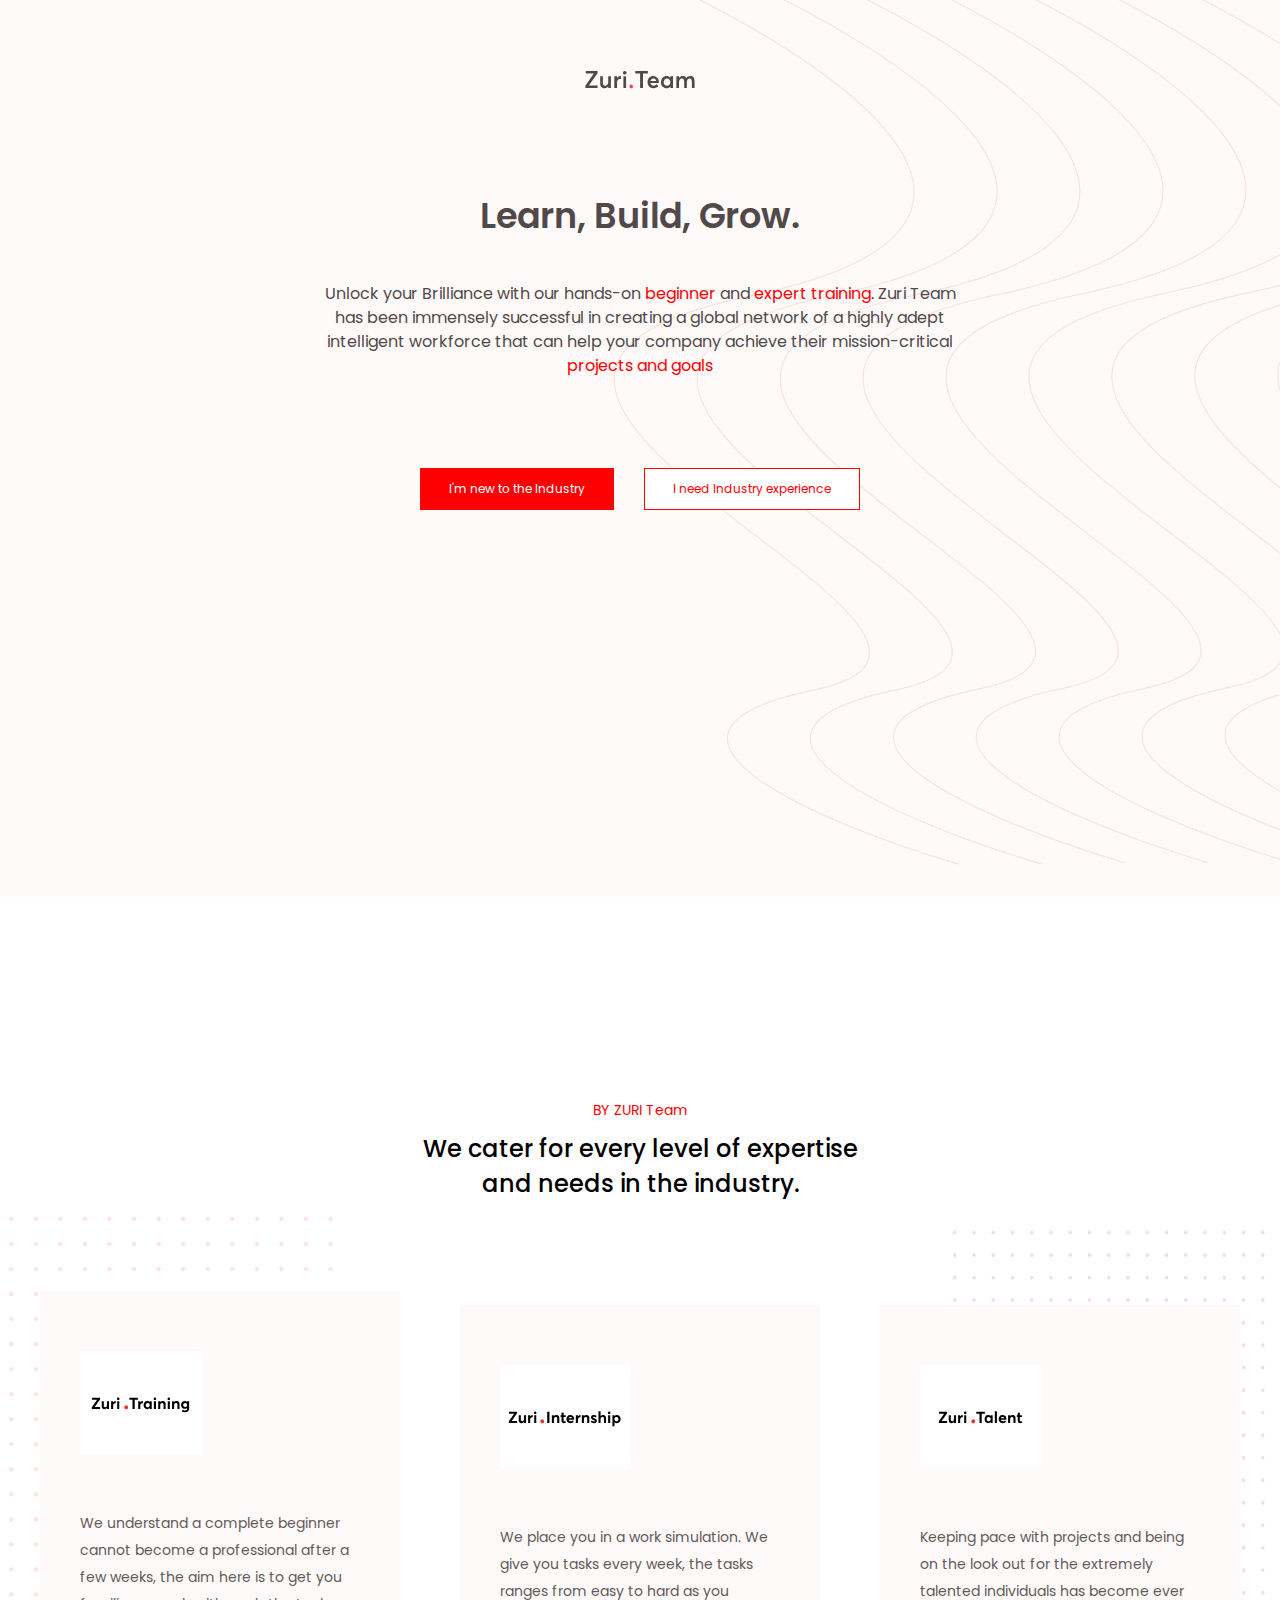
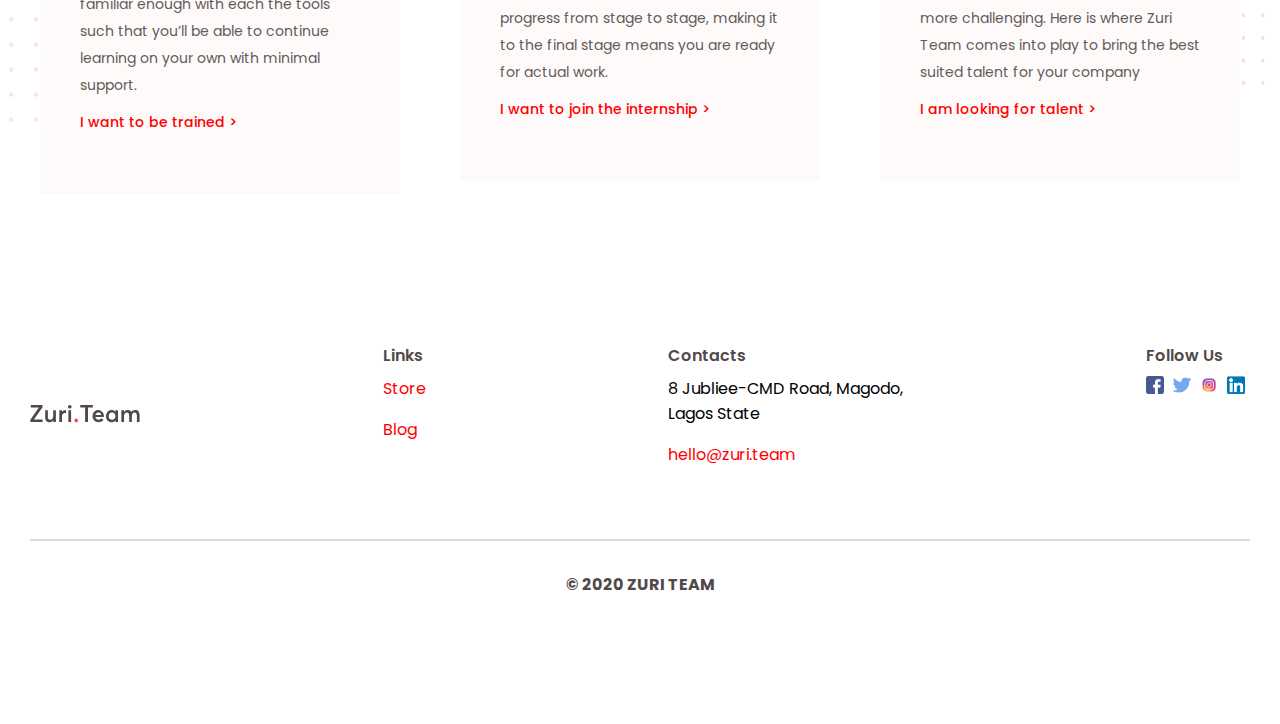
<file: index.html>
<!DOCTYPE html>
<html lang="en">
    <head>
        <meta charset="UTF-8">
        <meta http-equiv="X-UA-Compatible" content="IE=edge">
        <meta name="viewport" content="width=device-width, initial-scale=1.0">
        <title>Zuri Replicate</title>
        <link rel="stylesheet" href="page1head.css">
        <link rel="stylesheet" href="global.css">
        <link rel="stylesheet" href="zuriteaminfo.css">
        <link rel="stylesheet" href="footerpg1.css">
        <link rel="preconnect" href="https://fonts.googleapis.com">
        <link rel="preconnect" href="https://fonts.gstatic.com" crossorigin>
        <link href="https://fonts.googleapis.com/css2?family=Poppins:wght@100;200;300;400;500;600&display=swap" rel="stylesheet">
    </head>
    <body>
        <section class="head-container">
            <img class="headimg" src="./page1image/zuri-logo-full.svg" alt="logo">
            <h2 class="headh2">Learn, Build, Grow.</h2>
            <p class="headp">
                Unlock your Brilliance with our hands-on
                <span class="headspans">beginner</span>
                and
                <span class="headspans">expert 
                            training</span>. Zuri Team has been immensely successful in creating a global 
                            network of a highly adept intelligent workforce that can help your company 
                            achieve their mission-critical
                <span class="headspans">projects and goals</span>
            </p>
            <div class="head-btns">
                <a class="btnlkiii" href="i'm new page.html">
                    <button class="headbtn1">
                        I'm new to the Industry
                    </button>
                </a>
                <a class="btnlkii" href="thirdpage.html">
                    <button class="headbtn2" type="submit">
                        I need Industry experience
                    </button>
                </a>
            </div>
        </section>

        <section class="zuriteaminfo">

            <div class="teamtexts">
                <h2 class="byzuri">
                    BY ZURI Team</h2>
                <h1 class="cater">
                    We cater for every level of 
                            expertise and needs in the industry.</h1>
            </div>
            <div class="pinkboxes">

                <div class="boxinfoimg">
                    <div class="boxcontents">
                        <img class="infoimg" src="./page1image/zuri-training-img.svg" alt="zuritrainningimg">
                        <p class="infop">
                            We understand a complete beginner cannot become a professional after a few weeks, 
                                        the aim here is to get you familiar enough with each the tools such that you’ll be
                                        able to continue learning on your own with minimal support.
                        </p>

                        <a class="infoa" href="#">
                            I want to be trained >
                        </a>

                    </div>
                    <img class="infodotimg" src="./page1image/left_bvmv7q.png" alt="dotimg">
                </div>

                <div class="boxinfoimg">
                    <div class="boxcontents">
                        <img class="infoimg" src="./page1image/zuri-internship-img.svg" alt="zuriinternshipimg">
                        <p class="infop">
                            We place you in a work simulation. We give you tasks every week, the tasks ranges 
                                        from easy to hard as you progress from stage to stage, making it to the final stage means 
                                        you are ready for actual work.
                        </p>

                        <a class="infoa" href="#">
                            I want to join the internship >
                        </a>
                    </div>
                </div>

                <div class="boxinfoimg">
                    <div class="boxcontents">
                        <img class="infoimg" src="./page1image/zuri-talent-img.svg" alt="zuritalentimg">
                        <p class="infop">
                            Keeping pace with projects and being on the look out for the extremely talented individuals has become 
                                        ever more challenging. Here is where Zuri Team comes into play to bring the best suited talent for your
                                         company
                        </p>

                        <a class="infoa" href="#">
                            I am looking for talent >
                        </a>

                        <img class="infodotimg2" src="./page1image/right_yz6hn3.png" alt="dotimg2">
                    </div>
                </div>

            </div>

        </section>


        <footer>

            <div class="footerinfo">
                <img class="footlogo" src="./page1image/zuri-logo-full.svg" alt="logoimg">

                <div class="links">
                    <h3 class="foothead">Links</h3>
                    <p class="linkp">Store</p>
                    <p class="linkp">Blog</p>
                </div>

                <div class="Contacts">
                    <h3 class="foothead">Contacts</h3>
                    <p class="contactp">8 Jubliee-CMD Road, Magodo,
                        <br>
                        Lagos State
                    </p>
                    <p class="linkp">hello@zuri.team</p>
                </div>

                <div class="followus">
                    <h3 class="foothead">Follow Us</h3>
                    <div class="socialfoot">
                      <a>
                        <img class="footicons" src="./iconsimage/fb.png" alt="fbsocials">
                      </a>

                      <a>
                        <img class="footicons" src="./iconsimage/twitter.png" alt="fbsocials">
                      </a>

                      <a>
                        <img class="footicons" src="./iconsimage/IG.png" alt="fbsocials">
                      </a>

                      <a>
                        <img class="footicons" src="./iconsimage/in.png" alt="fbsocials">
                      </a>
                    </div>

                </div>

            </div>

            <div>
                <hr>
            </div>

            <div class="copyright">
                <p class="copyrightp">© 2020 ZURI TEAM</p>
            </div>
        </footer>


    </body>
</html>
</file>
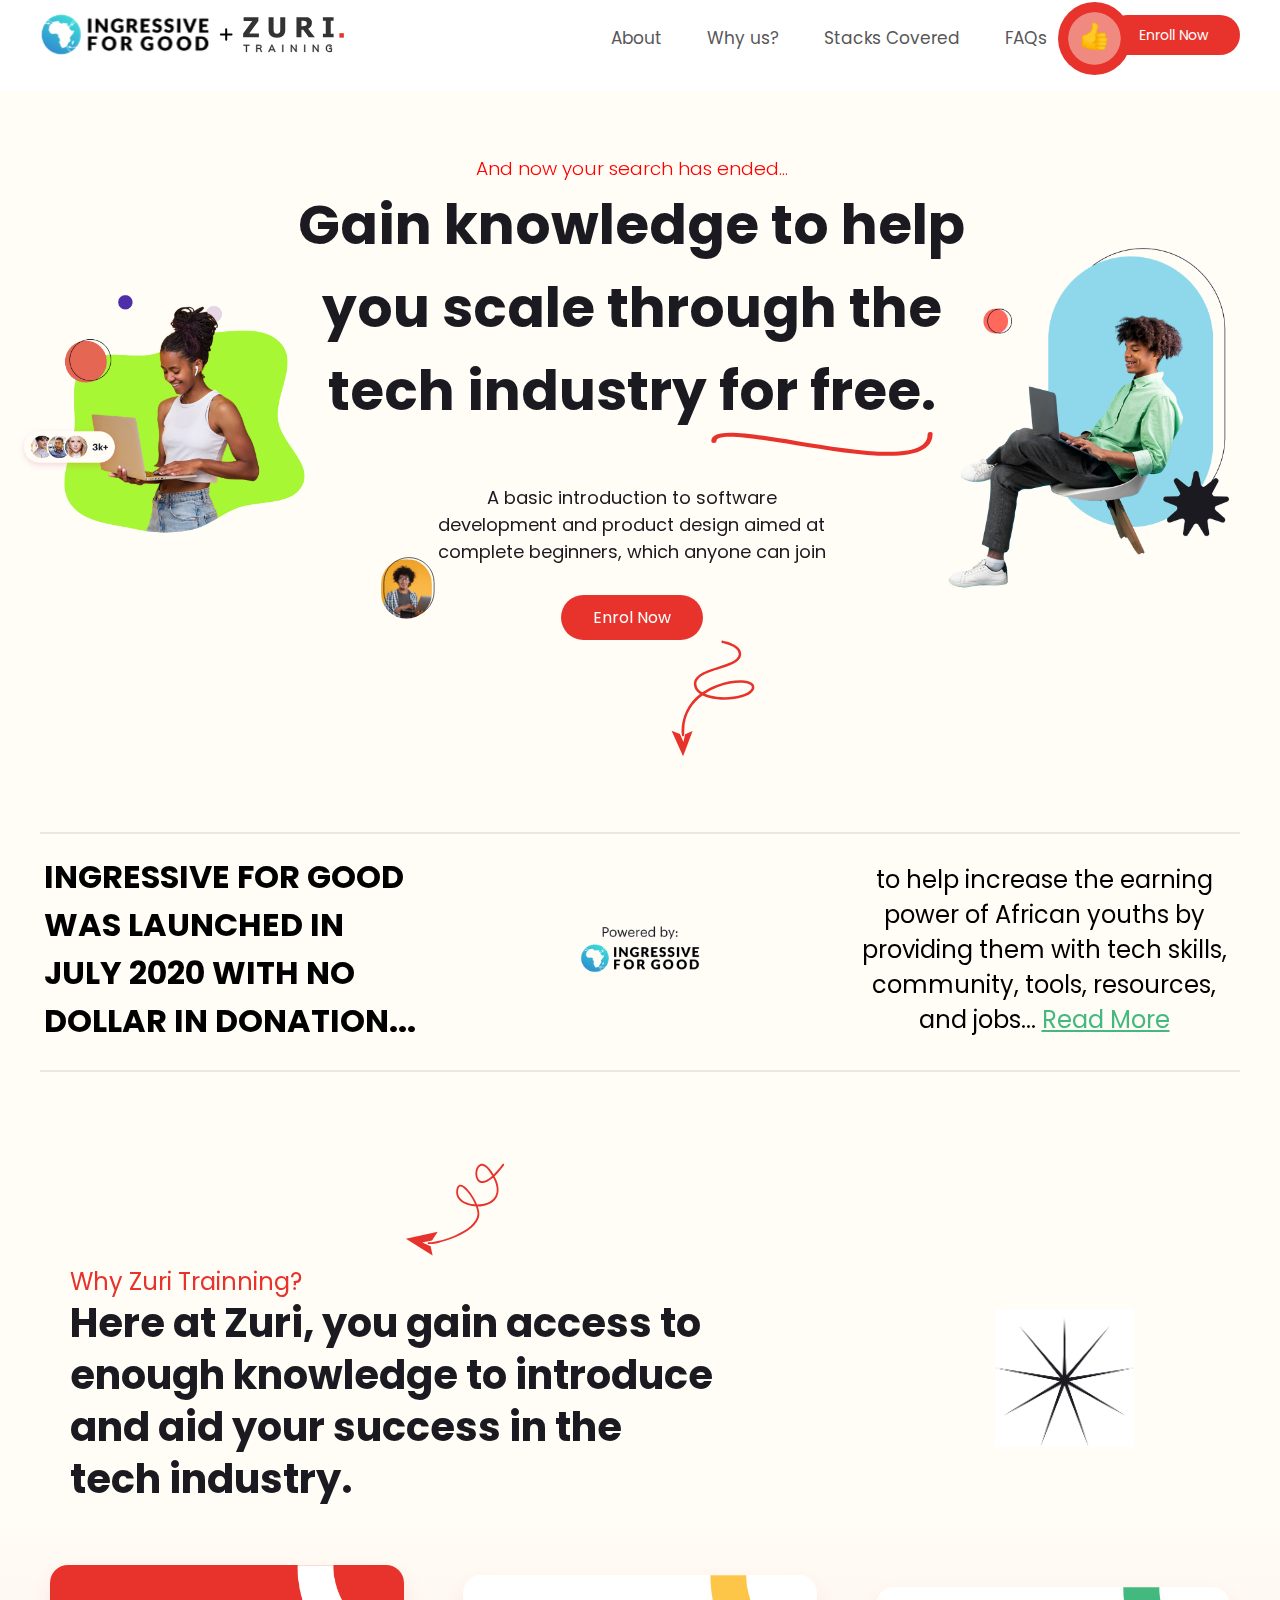
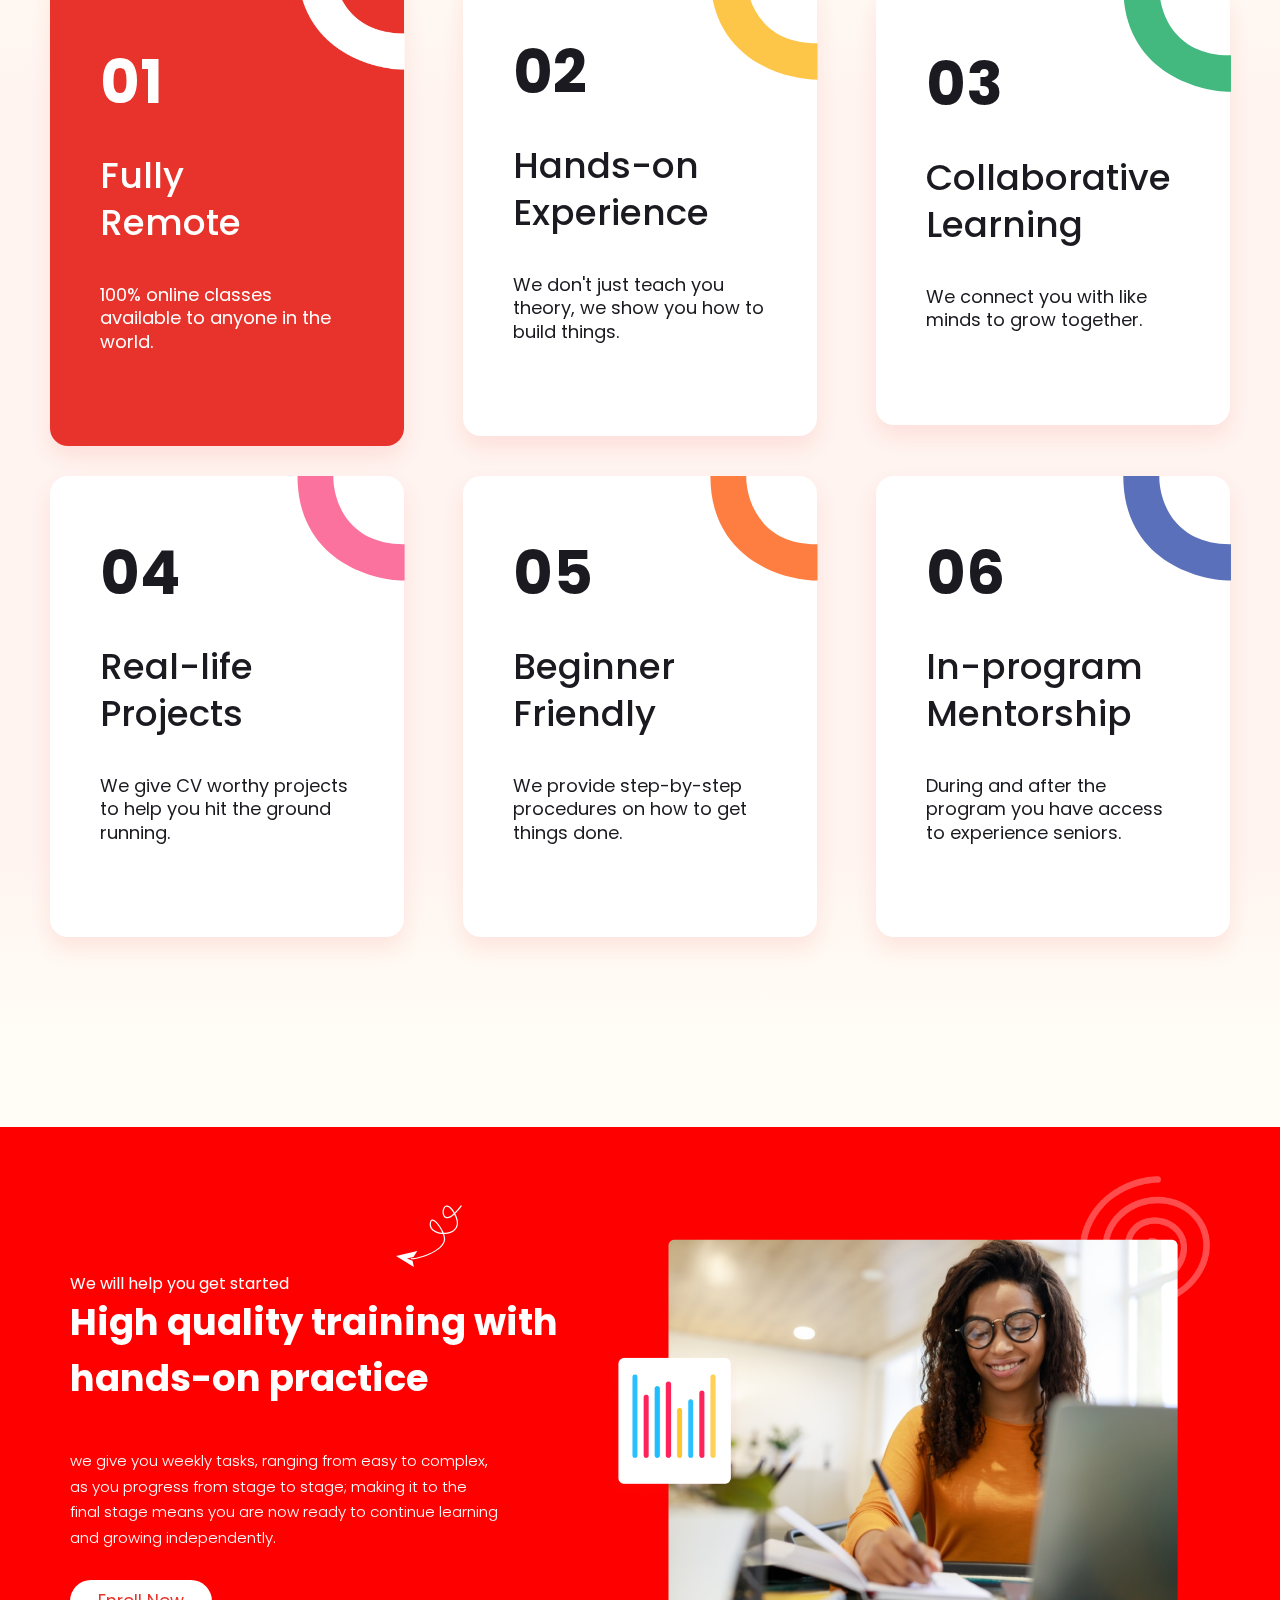
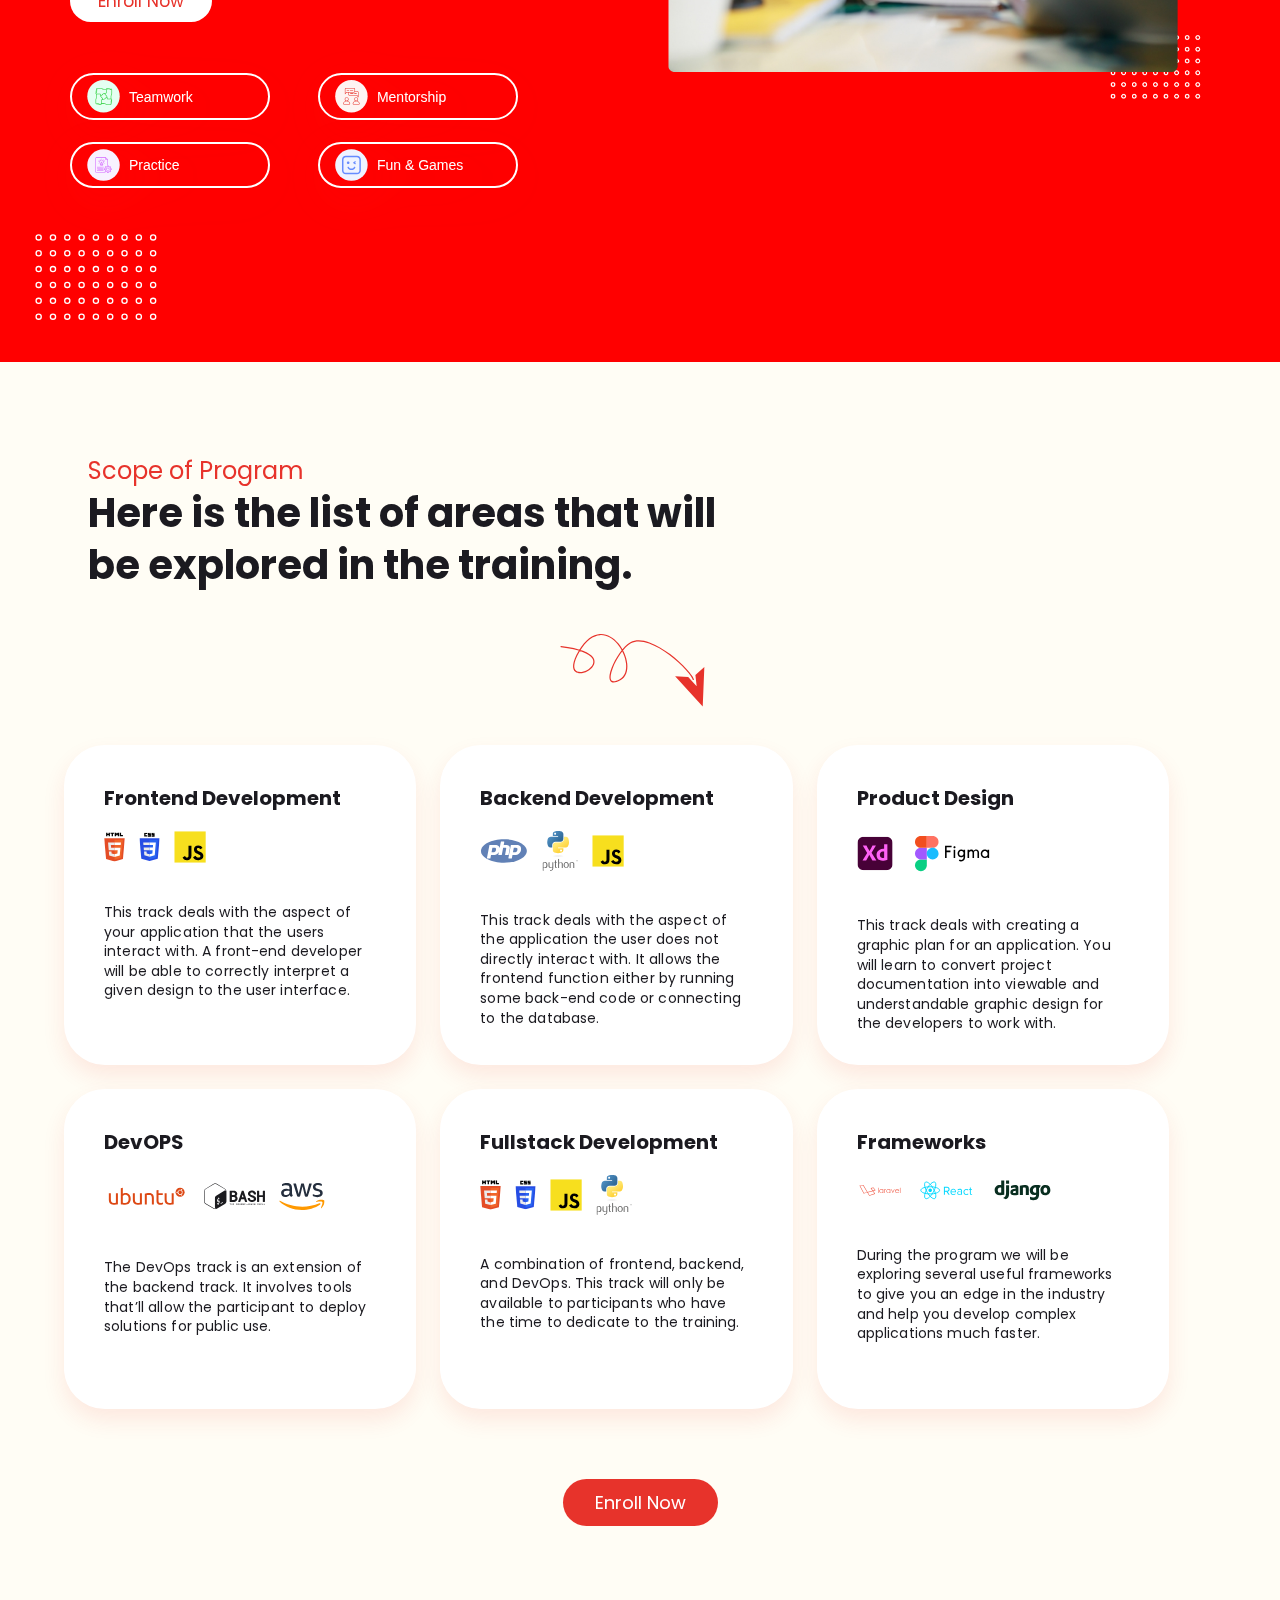
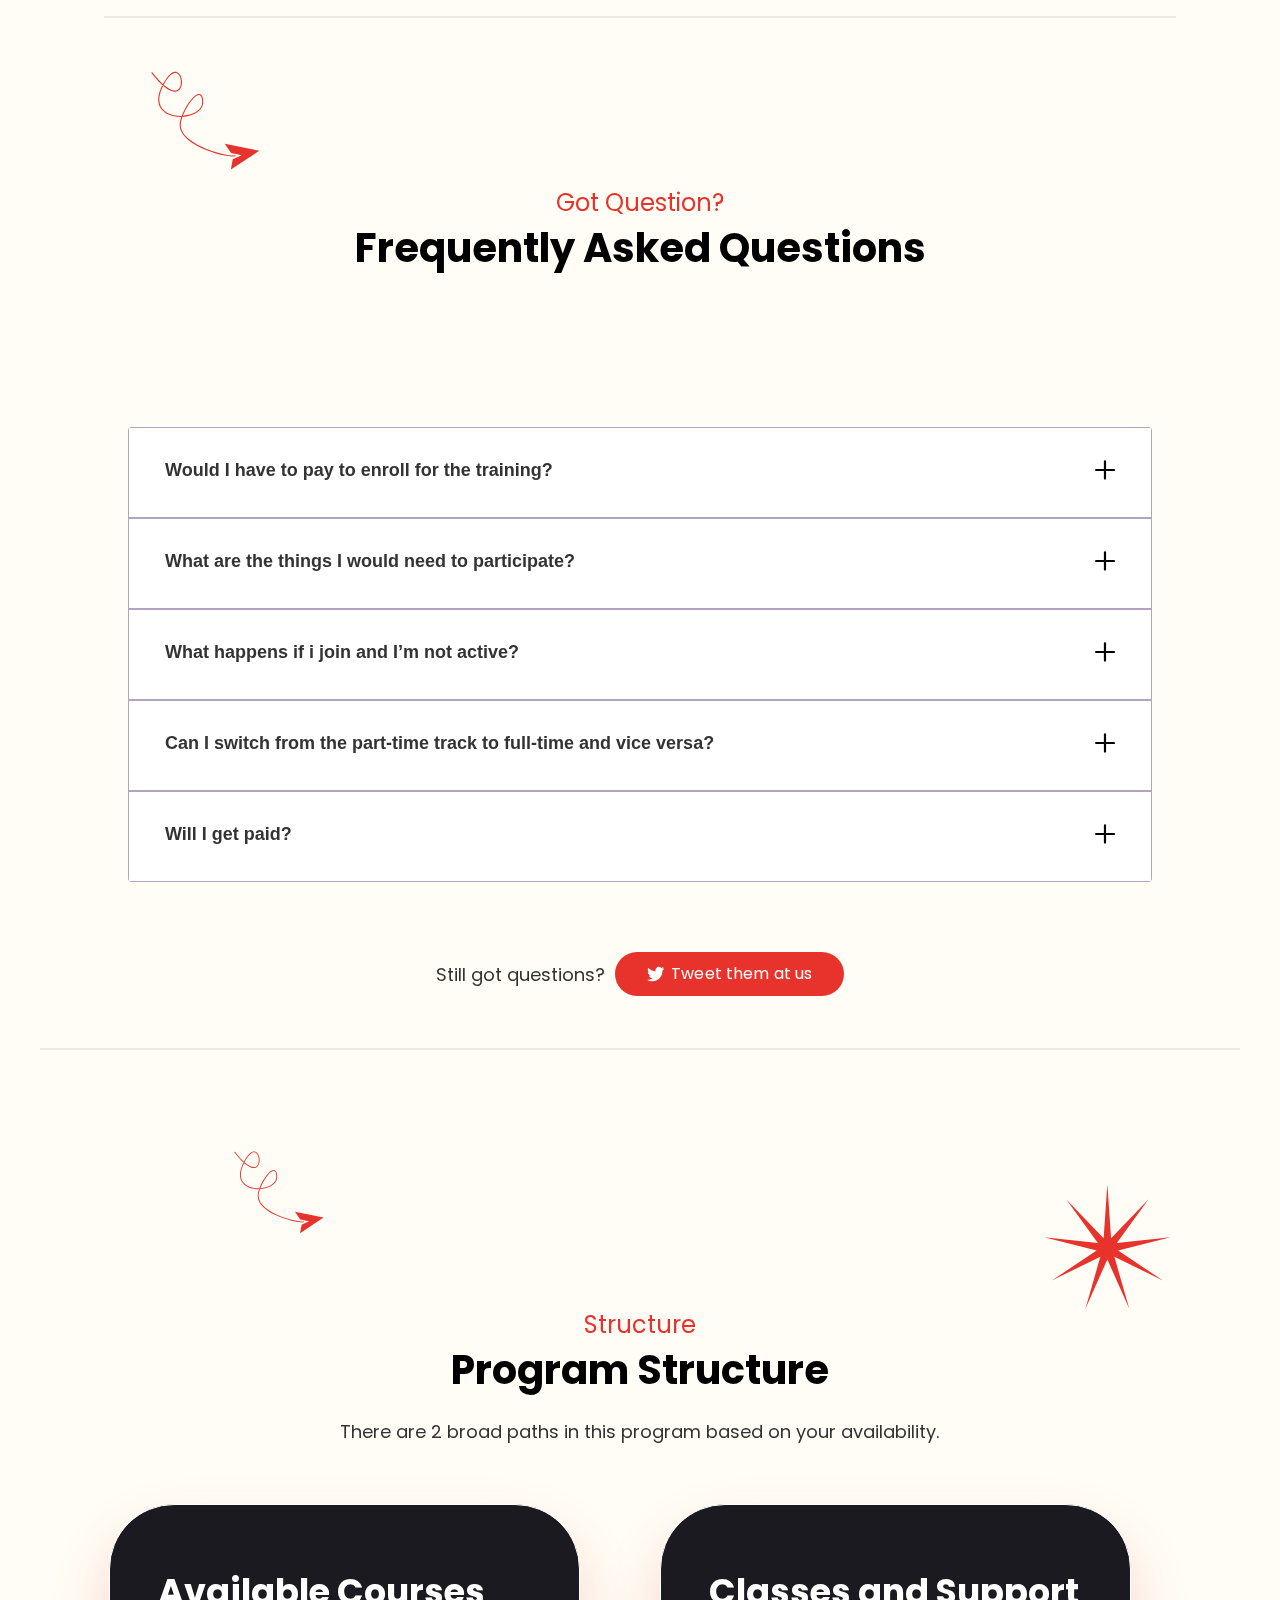
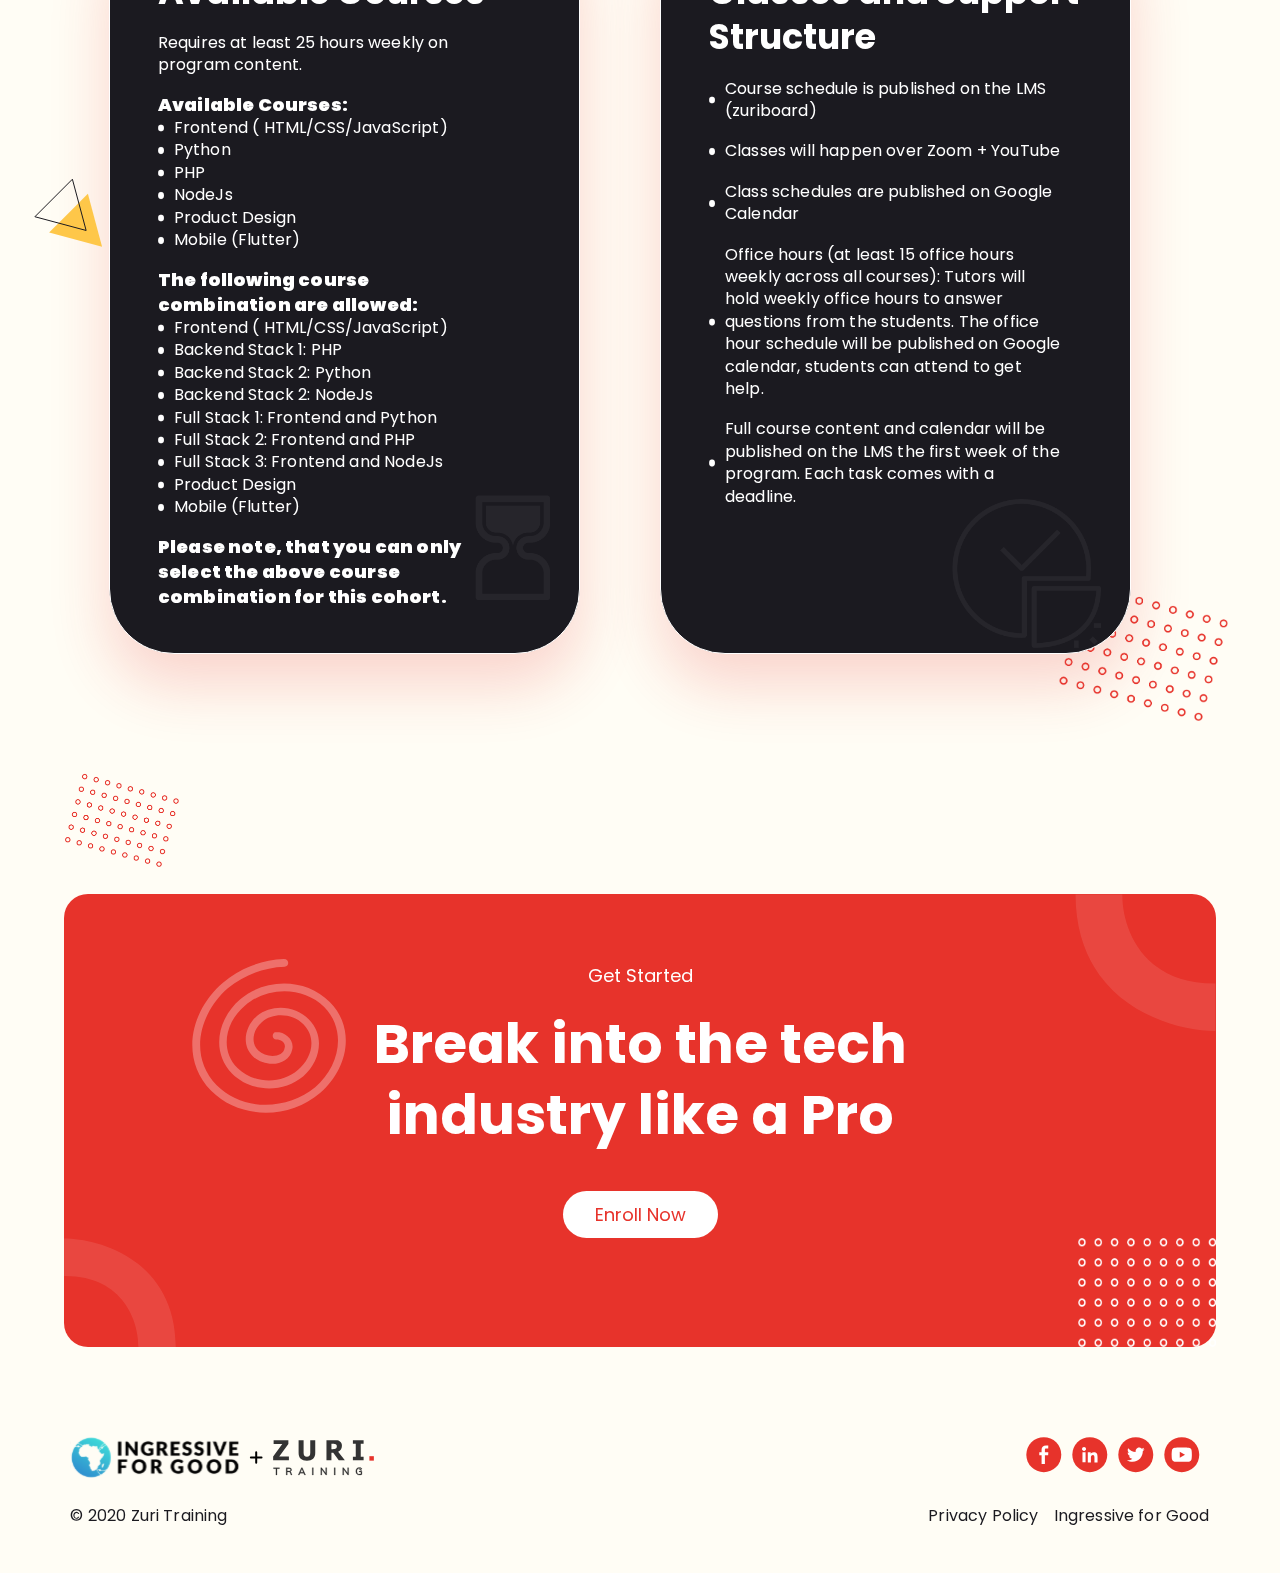
<file: i'm new page.html>
<!DOCTYPE html>
<html lang="en">
    <head>
        <meta charset="UTF-8">
        <meta http-equiv="X-UA-Compatible" content="IE=edge">
        <meta name="viewport" content="width=device-width, initial-scale=1.0">
        <title>Zuri page 2</title>
        <link rel="stylesheet" href="page2nav.css">
        <link rel="stylesheet" href="global.css">
        <link rel="stylesheet" href="pg2hero.css">
        <link rel="stylesheet" href="whyzuripg2.css">
        <link rel="stylesheet" href="curveboxes.css">
        <link rel="stylesheet" href="redbackground.css">
        <link rel="stylesheet" href="programscope.css">
        <link rel="stylesheet" href="programstructure.css">
        <link rel="stylesheet" href="faqs.css">
        <link rel="stylesheet" href="breakintotech.css">
        <link rel="stylesheet" href="footersectionn.css">
        <link rel="preconnect" href="https://fonts.googleapis.com">
        <link rel="preconnect" href="https://fonts.gstatic.com" crossorigin>
        <link href="https://fonts.googleapis.com/css2?family=Poppins:wght@100;200;300;400;500;600&display=swap" rel="stylesheet">
    </head>
    <body>
        <nav class="page2nav">
            <a href="index.html">
            <img class="homelogooo" src="./page2image/logo.svg" alt="logoimg">
        </a>
            <div class="navmenu">
                <div class="navass">
                    <a href="#about" class="navmenua">
                        About
                    </a>
                    <a href="#why!" class="navmenua">Why us?</a>
                    <a href="#stacks" class="navmenua">Stacks Covered</a>
                    <a href="#faqs" class="navmenua">FAQs</a>
                </div>
                <div class="enrolstuffs">
                    <a class="enrol">Enroll Now

                        <img class="enrolimg" src="./page2image/thumbs.png" alt="thumbs enroll">
                    </a>
                </div>
            </div>
        </nav>

        <div class="pg2hero">
            <div class="allhead1">
                <img class="lady1" src="./page2image/lady1.jpg" alt="heromale">
            </div>

            <div class="allhead2" id="begin">
                <div class="endedsrch">
                    <h3 class="redhead">And now your search has ended...
                    </h3>
                    <h1 class="gaintext">Gain knowledge to help you scale through the tech industry for free.</h1>
                </div>

                <div class="wire">
                    <img src="./page2image/line.svg" alt="lineimg">
                </div>

                <p class="basicp">
                    A basic introduction to software development and product design aimed at complete beginners,
                                                                                             which anyone can join</p>

                <div class="twoheadbtn">
                    <a href="#" class="twoheadbutton">
                        Enrol Now</a>
                </div>

                <div class="wire6">
                    <img class="sixwire" src="./page2image/section1wire.svg" alt="section1wire">

                </div>

                <img class="maleface" src="./page2image/maleface.svg" alt="maleface">
            </div>


            <div class="allhead1">
                <img class="male1" src="./page2image/male1.jpg" alt="heromale">
            </div>
        </div>

        <div class="sechr">
            <hr>
        </div>

        <div class="ingressiveinfo" id="about">

            <div class="foundtexts">
                <h1 class="founded">
                    INGRESSIVE FOR GOOD WAS LAUNCHED IN JULY 2020 WITH NO
                                                                                                 DOLLAR IN DONATION...

                </h1>
            </div>

            <div class="foundtexts">
                <img class="ingressivelogo" src="./page2image/ingresive.jpg" alt="ingreesivepowered">
            </div>

            <div class="foundtexts">
                <h1 class="earntxts">to help increase the earning power of African youths by providing them 
                                                                                            with tech skills, community, tools, resources, and jobs...
                    <span class="readmore">Read More</span>
                </h1>
            </div>
        </div>

        <div class="sechr">
            <hr>
        </div>

        <section class="whyzuri" id="why!">
            <div class="starndtexts">
                <div class="starimg">
                    <img src="./page2image/section3wire.svg" alt="whywire">
                </div>
                <p class="zuritrainp">Why Zuri Trainning?</p>
                <p class="hereatzurip">Here at Zuri, you gain access to enough knowledge to 
                                                                                            introduce and aid your success in the tech industry.</p>
            </div>

            <div class="starimage">
                <img src="./page2image/Star.jpg" alt="starimg">
            </div>

        </section>


        <section class="curveboxes">
            <div class="box1">
                <img class="curve1" src="./page2image/curve1.png" alt="firstcurve">
                <p class="zerone">
                    01</p>
                <p class="fulremote">Fully
                    <br>
                    Remote</p>
                <p class="boxsmallp">
                    100% online classes available to anyone in the world.</p>
            </div>

            <div class="box2">
                <img class="curve1" src="./page2image/curve.svg" alt="firstcurve">
                <p class="zertwo">
                    02</p>
                <p class="fulremote1">Hands-on
                    <br>
                    Experience</p>
                <p class="boxsmallp1">
                    We don't just teach you theory, we show you how to build things.</p>
            </div>

            <div class="box2">
                <img class="curve1" src="./page2image/curve3.svg" alt="firstcurve">
                <p class="zertwo">
                    03</p>
                <p class="fulremote1">Collaborative<br>
                    Learning</p>
                <p class="boxsmallp1">We connect you with like minds to grow together.</p>
            </div>

            <div class="box2">
                <img class="curve1" src="./page2image/curve4.svg" alt="firstcurve">
                <p class="zertwo">
                    04</p>
                <p class="fulremote1">Real-life<br>Projects</p>
                <p class="boxsmallp1">We give CV worthy projects to help you hit the ground running.</p>
            </div>

            <div class="box2">
                <img class="curve1" src="./page2image/curve5.svg" alt="firstcurve">
                <p class="zertwo">
                    05
                </p>
                <p class="fulremote1">Beginner<br>Friendly</p>
                <p class="boxsmallp1">We provide step-by-step procedures on how to get things done.</p>
            </div>

            <div class="box2">
                <img class="curve1" src="./page2image/curve6.svg" alt="firstcurve">
                <p class="zertwo">
                    06
                </p>
                <p class="fulremote1">In-program<br>Mentorship</p>
                <p class="boxsmallp1">During and after the program you have access to experience seniors.</p>
            </div>

        </section>


        <section class="redbackground">

            <div class="redcontainer">

                <div class="redbacktexts">

                    <div class="redbackarrow">
                        <img class="section5wire" src="./page2image/section5wire.svg" alt="section5arrow">
                    </div>

                    <p class="redfirstp">
                        We will help you get started
                    </p>

                    <p class="redsecp">
                        High quality training with hands-on practice
                    </p>

                    <p class="redthirdp">
                        we give you weekly tasks, ranging from easy to complex, as you progress from stage to stage;
                                                                                                                    making it to the final stage means you are now ready to continue learning and growing independently.
                    </p>

                    <a class="redbtn">
                        Enroll Now</a>

                    <div class="redborders">
                        <div class="firstredborder">
                            <button class="firstborderbtn">
                                <img class="temworkimg" src="./page2image/hand.svg" alt="teamworkimage">
                                <p class="firstredtexts">
                                    Teamwork</p>
                            </button>
                        </div>

                        <div class="firstredborder">
                            <button class="firstborderbtn">
                                <img class="temworkimg" src="./page2image/mentor.svg" alt="mentorrimage">
                                <p class="secredtexts">
                                    Mentorship</p>
                            </button>
                        </div>

                        <div class="firstredborder">
                            <button class="firstborderbtn">
                                <img class="temworkimg" src="./page2image/practice.svg" alt="practiceimage">
                                <p class="secredtexts">
                                    Practice</p>
                            </button>
                        </div>

                        <div class="firstredborder">
                            <button class="firstborderbtn">
                                <img class="temworkimg" src="./page2image/games.svg" alt="gamesimage">
                                <p class="secredtexts">
                                    Fun & Games</p>
                            </button>
                        </div>

                    </div>

                </div>

                <div class="redgirlimg">
                    <div class="imggirlred">
                        <img class="redgirl" src="./page2image/section5-image.png" alt="image">
                    </div>

                </div>
            </div>

            <div class="dotsection">
                <img class="section5dot" src="./page2image/dotsection5.svg" alt="section5dot">
            </div>


        </section>


        <section class="programscope" id="stacks">
            <div class="scopetexts">
                <p class="redscope">
                    Scope of Program
                </p>

                <p class="liststexts">
                    Here is the list of areas that will be explored in the training.
                </p>

            </div>

            <div class="scopewire">
                <img class="scopeimg" src="./page2image/section6.svg" alt="section6wire">
            </div>

            <div class="scopeboxes">
                <div class="scopebox1">
                    <div class="scopetxtndimg">
                        <p class="frontendbigtext">
                            Frontend Development</p>

                        <div class="langlogos">
                            <img class="htmlimg" src="./page2image/html.svg" alt="htmllogo">
                            <img class="htmlimg" src="./page2image/css-3 logo.svg" alt="csslogo">
                            <img class="jsimg" src="./page2image/javascript logo.svg" alt="jslogo">
                        </div>
                        <p class="scopeboxsmalltxts">
                            This track deals with the aspect of your application that the users interact with. 
                                                                                                                                    A front-end developer will be able to correctly interpret a given design to the 
                                                                                                                                    user interface.
                        </p>
                    </div>
                </div>

                <div class="scopebox1">
                    <div class="scopetxtndimg">
                        <p class="frontendbigtext">
                            Backend Development</p>

                        <div class="langlogos">
                            <img class="phplogo" src="./page2image/php2 logo.svg" alt="phplogo">
                            <img class="pythonimg" src="./page2image/python-4 logo.svg" alt="pythonlogo">
                            <img class="jsimg" src="./page2image/javascript logo.svg" alt="jslogo">
                        </div>
                        <p class="scopeboxsmalltxts">
                            This track deals with the aspect of the application the user does 
                                                                                                                                    not directly interact with. It allows the frontend function 
                                                                                                                                    either by running some back-end code or connecting to the database.
                        </p>
                    </div>
                </div>

                <div class="scopebox1">
                    <div class="scopetxtndimg">
                        <p class="frontendbigtext">
                            Product Design</p>

                        <div class="langlogos">
                            <img class="pythonimg" src="./page2image/adobe-xd logo.svg" alt="xdlogo">
                            <img class="figmaimg" src="./page2image/Figma logo.svg" alt="figmalogo">
                        </div>
                        <p class="scopeboxsmalltxts">
                            This track deals with creating a graphic plan for an application.
                                                                                                                                     You will learn to convert project documentation into viewable 
                                                                                                                                     and understandable graphic design for the developers to work with.
                        </p>
                    </div>
                </div>

                <div class="scopebox1">
                    <div class="scopetxtndimg">
                        <p class="frontendbigtext">
                            DevOPS</p>

                        <div class="langlogos">
                            <img class="ubuntuimg" src="./page2image/Ubuntu logo.svg" alt="ubuntulogo">
                            <img class="bashimg" src="./page2image/Bash logo.svg" alt="bashlogo">
                            <img class="awsimg" src="./page2image/aws logo.svg" alt="awslogo">
                        </div>
                        <p class="scopeboxsmalltxts">
                            The DevOps track is an extension of the backend track. 
                                                                                                                                    It involves tools that’ll allow the participant to deploy 
                                                                                                                                    solutions for public use.
                        </p>
                    </div>
                </div>

                <div class="scopebox1">
                    <div class="scopetxtndimg">
                        <p class="frontendbigtext">
                            Fullstack Development</p>

                        <div class="langlogos">
                            <img class="htmlimg" src="./page2image/html.svg" alt="htmllogo">
                            <img class="htmlimg" src="./page2image/css-3 logo.svg" alt="csslogo">
                            <img class="jsimg" src="./page2image/javascript logo.svg" alt="jslogo">
                            <img class="pythonimg" src="./page2image/python-4 logo.svg" alt="pythonlogo">
                        </div>
                        <p class="scopeboxsmalltxts">
                            A combination of frontend, backend, and DevOps. 
                                                                                                                                    This track will only be available to participants who have 
                                                                                                                                    the time to dedicate to the training.
                        </p>
                    </div>
                </div>

                <div class="scopebox1">
                    <div class="scopetxtndimg">
                        <p class="frontendbigtext">
                            Frameworks</p>

                        <div class="langlogos">
                            <img class="awsimg" src="./page2image/Laravel logo.svg" alt="laravellogo">
                            <img class="bashimg" src="./page2image/React logo.svg" alt="reactlogo">
                            <img class="bashimg" src="./page2image/Django logo.svg" alt="djangologo">
                        </div>
                        <p class="scopeboxsmalltxts">
                            During the program we will be exploring several useful 
                                                                                                                                    frameworks to give you an edge in the industry and 
                                                                                                                                    help you develop complex applications much faster.
                        </p>
                    </div>
                </div>
            </div>

            <div class="scopebtn">
                <a class="scopeenrol">Enroll Now
                </a>

            </div>

            <div class="sechr">
                <hr>
            </div>

        </section>


        <section class="faqs" id="faqs">
            <div class="gotandtab">
                <div class="sec7wire">
                    <img class="wirenoseven" src="./page2image/section7wire.svg" alt="section7wire">
                </div>
                <div class="gottexts">
                    <p class="gotque">
                        Got Question?
                    </p>
                    <p class="faqbig">
                        Frequently Asked Questions
                    </p>
                </div>

                <div id="accordion">
                    <div class="accordion">
                        <div class="accordionitems">
                            <button class="accordionheader">
                                Would I have to pay to enroll for the training?
                                <span>
                                    <img class="plusicon" id="plusiconn" src="./page2image/plus.svg" alt="plusclick">
                                </span>
                            </button>


                            <div class="accordioncontent">

                                No, the program is completely free thanks to Ingressive For Good
                            </div>
                        </div>

                        <div class="accordionitems">
                            <button class="accordionheader">
                                What are the things I would need to participate?
                                <span>
                                    <img class="plusicon" id="plusiconn" src="./page2image/plus.svg" alt="plusclick">
                                </span>
                            </button>


                            <div class="accordioncontent">

                                You'll need a laptop, internet connection and the willingness to learn through collaboration and mentorship.
                            </div>
                        </div>

                        <div class="accordionitems">
                            <button class="accordionheader">
                                What happens if i join and I’m not active?
                                <span>
                                    <img class="plusicon" id="plusiconn" src="./page2image/plus.svg" alt="plusclick">
                                </span>
                            </button>


                            <div class="accordioncontent">

                                Participants who join the program and stop engaging will be given the chance to catch up. You'll also be assigned a 'study-mate' 
                                                                                                and mentor to help you. However, there is the possibility of not being promoted to the next stage if you remain inactive for too long
                            </div>
                        </div>

                        <div class="accordionitems">
                            <button class="accordionheader">
                                Can I switch from the part-time track to full-time and vice versa?
                                <span>
                                    <img class="plusicon" id="plusiconn" src="./page2image/plus.svg" alt="plusclick">
                                </span>
                            </button>


                            <div class="accordioncontent">

                                Unfortunately, no, you cannot switch from part-time to full-time and vice-versa
                            </div>
                        </div>

                        <div class="accordionitems">
                            <button class="accordionheader">
                                Will I get paid?
                                <span>
                                    <img class="plusicon" id="plusiconn" src="./page2image/plus.svg" alt="plusclick">
                                </span>
                            </button>


                            <div class="accordioncontent">

                                We reward some participants who complete tasks early, however, this is not a weekly reward. 
                                                                                                All the work that will be done during the program are hypothetical.
                            </div>
                        </div>
                    </div>
                </div>

                <div class="stillgotflex">
                    <p class="stillgotq">
                        Still got questions?
                    </p>

                    <div class="tweetque">
                        <a class="twiteronred" href="https://twitter.com/thezuriteam">
                            <img class="redtwit" src="./page2image/twittersmall.svg" alt="twitteronred">
                            <p class="tweetthem">
                                Tweet them at us</p>
                        </a>
                    </div>
                </div>

                <div class="sechr">
                    <hr>
                </div>


            </section>

            <section class="pstructure">
                <div class="sec7wire">
                    <img class="wirenoseven" src="./page2image/section7wire.svg" alt="pwire7">

                </div>

                <div class="star7sec">
                    <img class="starsec7" src="./page2image/Star1.svg" alt="starimg">

                </div>

                <div class="gottexts">
                    <p class="gotque">
                        Structure
                    </p>
                    <p class="faqbig1">
                        Program Structure
                    </p>
                    <p class="structuresmallp">
                        There are 2 broad paths in this program based on your availability.</p>
                </div>

                <div class="structureboxesd">
                    <div class="triangleimg">
                        <img class="triang" src="./page2image/move.svg" alt="trianglestuff">

                    </div>

                    <div class="blackboxes">
                        <div class="blackboxcontents">
                            <p class="availcoursebig">
                                Available Courses</p>
                            <p class="req25">
                                Requires at least 25 hours weekly on program content.
                            </p>
                            <p class="secavailcourses">
                                Available Courses:</p>

                            <div class="pointndtextsflex">
                                <img class="whitecirc" src="./page2image/point.svg" alt="whitecircle">
                                <p class="whitecirctexts">
                                    Frontend ( HTML/CSS/JavaScript)
                                </p>
                            </div>

                            <div class="pointndtextsflex">
                                <img class="whitecirc" src="./page2image/point.svg" alt="whitecircle">
                                <p class="whitecirctexts">
                                    Python
                                </p>
                            </div>

                            <div class="pointndtextsflex">
                                <img class="whitecirc" src="./page2image/point.svg" alt="whitecircle">
                                <p class="whitecirctexts">
                                    PHP
                                </p>
                            </div>

                            <div class="pointndtextsflex">
                                <img class="whitecirc" src="./page2image/point.svg" alt="whitecircle">
                                <p class="whitecirctexts">
                                    NodeJs
                                </p>
                            </div>

                            <div class="pointndtextsflex">
                                <img class="whitecirc" src="./page2image/point.svg" alt="whitecircle">
                                <p class="whitecirctexts">
                                    Product Design
                                </p>
                            </div>

                            <div class="pointndtextsflex">
                                <img class="whitecirc" src="./page2image/point.svg" alt="whitecircle">
                                <p class="whitecirctexts">
                                    Mobile (Flutter)
                                </p>
                            </div>

                            <p class="secavailcourses">
                                The following course combination are allowed:</p>

                            <div class="pointndtextsflex">
                                <img class="whitecirc" src="./page2image/point.svg" alt="whitecircle">
                                <p class="whitecirctexts">Frontend ( HTML/CSS/JavaScript)
                                </p>
                            </div>

                            <div class="pointndtextsflex">
                                <img class="whitecirc" src="./page2image/point.svg" alt="whitecircle">
                                <p class="whitecirctexts">
                                    Backend Stack 1: PHP
                                </p>
                            </div>

                            <div class="pointndtextsflex">
                                <img class="whitecirc" src="./page2image/point.svg" alt="whitecircle">
                                <p class="whitecirctexts">
                                    Backend Stack 2: Python
                                </p>
                            </div>

                            <div class="pointndtextsflex">
                                <img class="whitecirc" src="./page2image/point.svg" alt="whitecircle">
                                <p class="whitecirctexts">
                                    Backend Stack 2: NodeJs
                                </p>
                            </div>

                            <div class="pointndtextsflex">
                                <img class="whitecirc" src="./page2image/point.svg" alt="whitecircle">
                                <p class="whitecirctexts">
                                    Full Stack 1: Frontend and Python
                                </p>
                            </div>

                            <div class="pointndtextsflex">
                                <img class="whitecirc" src="./page2image/point.svg" alt="whitecircle">
                                <p class="whitecirctexts">
                                    Full Stack 2: Frontend and PHP
                                </p>
                            </div>

                            <div class="pointndtextsflex">
                                <img class="whitecirc" src="./page2image/point.svg" alt="whitecircle">
                                <p class="whitecirctexts">
                                    Full Stack 3: Frontend and NodeJs
                                </p>
                            </div>

                            <div class="pointndtextsflex">
                                <img class="whitecirc" src="./page2image/point.svg" alt="whitecircle">
                                <p class="whitecirctexts">
                                    Product Design
                                </p>
                            </div>

                            <div class="pointndtextsflex">
                                <img class="whitecirc" src="./page2image/point.svg" alt="whitecircle">
                                <p class="whitecirctexts">
                                    Mobile (Flutter)
                                </p>
                            </div>

                            <p class="secavailcourses">
                                Please note, that you can only select the above course combination for this cohort.</p>

                            <img class="hoursvgimg" src="./page2image/hour.png" alt="hourimg">

                        </div>
                    </div>

                    <div class="blackboxes">
                        <div class="blackboxcontents">
                            <p class="availcoursebig">
                                Classes and Support Structure</p>

                            <div class="pointndtextsflex1">
                                <img class="whitecirc" src="./page2image/point.svg" alt="whitecircle">
                                <p class="whitecirctexts">Course schedule is published on the LMS (zuriboard)
                                </p>
                            </div>

                            <div class="pointndtextsflex1">
                                <img class="whitecirc" src="./page2image/point.svg" alt="whitecircle">
                                <p class="whitecirctexts">Classes will happen over Zoom + YouTube
                                </p>
                            </div>

                            <div class="pointndtextsflex1">
                                <img class="whitecirc" src="./page2image/point.svg" alt="whitecircle">
                                <p class="whitecirctexts">
                                    Class schedules are published on Google Calendar
                                </p>
                            </div>

                            <div class="pointndtextsflex1">
                                <img class="whitecirc" src="./page2image/point.svg" alt="whitecircle">
                                <p class="whitecirctexts">Office hours (at least 15 office hours weekly
                                                                                                                                                                             across all courses): Tutors will hold weekly office hours to answer questions 
                                                                                                                                                                             from the students. The office hour schedule will be published on Google calendar, 
                                                                                                                                                                             students can attend to get help.
                                </p>
                            </div>

                            <div class="pointndtextsflex">
                                <img class="whitecirc" src="./page2image/point.svg" alt="whitecircle">
                                <p class="whitecirctexts">Full course content and calendar will be published
                                                                                                                                                                             on the LMS the first week of the program. Each task comes with a deadline.
                                </p>
                            </div>

                            <img class="timesvgimg" src="./page2image/time.png" alt="hourimg">

                        </div>
                    </div>


                </div>
                <div class="structurecirclered">
                    <img class="circlestruc" src="./page2image/circle.png" alt="circlepng">
                </div>

            </section>


            <section class="breakred">
                <div class="breakcirc">
                    <img class="circlestruc1" src="./page2image/circle.png" alt="circlepng">

                </div>

                <div class="techbreakred">
                    <div class="breakredspiral">
                        <img class="roundspiral" src="./page2image/round.svg" alt="roundd">
                    </div>

                    <div class="bendspiral">
                        <img class="spiralbend" src="./page2image/bend1.svg" alt="bendd">
                    </div>

                    <div class="breaktechtexts">
                        <p class="breakfirstpp">
                            Get Started
                        </p>
                        <p class="breaksecondpp">
                            Break into the tech industry like a Pro</p>

                        <div class="breakbtn">
                            <a class="btnofbreak">
                                Enroll Now</a>
                        </div>

                        <div class="spibendimgs">
                            <div class="downspi">
                                <img class="downbendd" src="./page2image/curve2.svg" alt="bendd">
                            </div>

                            <div class="downcirc">
                                <img class="circleflexend" src="./page2image/mains.png" alt="circleee">
                            </div>

                        </div>
                    </div>

                </div>

            </section>


            <section class="footersectionn">
                <div class="logondsocialsss">
                    <div class="hostlogo">
                        <div class="ingrezurii">
                            <a href="#begin" class="zuriiilogo">
                                <img class="lastlogoopg2" src="./page2image/logo.svg" alt="footerlogo">
                            </a>
                        </div>

                    </div>

                    <div class="hostlogo">
                        <div class="redsoclogos">
                            <a href="https://www.facebook.com/thezuriteam/">
                                <img class="redsocccials" src="./page2image/facebook.svg" alt="fbred">
                            </a>

                            <a href="https://www.linkedin.com/company/zuri-team">
                                <img class="redsocccials" src="./page2image/linkd.svg" alt="fbred">
                            </a>

                            <a href="https://twitter.com/thezuriteam">
                                <img class="redsocccials" src="./page2image/twitter.svg" alt="fbred">
                            </a>

                            <a href="https://www.youtube.com/thezuriteam">
                                <img class="redsocccials" src="./page2image/youtube.svg" alt="fbred">
                            </a>
                        </div>
                    </div>
                </div>

                <div class="copyrightpart">
                    <p class="ccrt">© 2020 Zuri Training</p>

                    <div class="policydivide">
                        <a class="ccrt1">Privacy Policy</a>
                        <a class="ccrt11">Ingressive for Good</a>

                    </div>

                </div>


                <a class="ccrtnew">
                    <p class="ccrtpnew">Ingressive for Good</p>
                </a>
                <a class="ccrtnew">
                    <p class="ccrtpnew">
                        Privacy Policy</p>
                </a>

                <div>
                    <hr class="imnewhr">
                </div>

                <div class="copyrightnew">
                    <p class="copyrightpnew">© 2020 ZURI TEAM</p>
                </div>

            </section>


            <script src="index.js"></script>
        </body>
    </body>
</html>
</file>
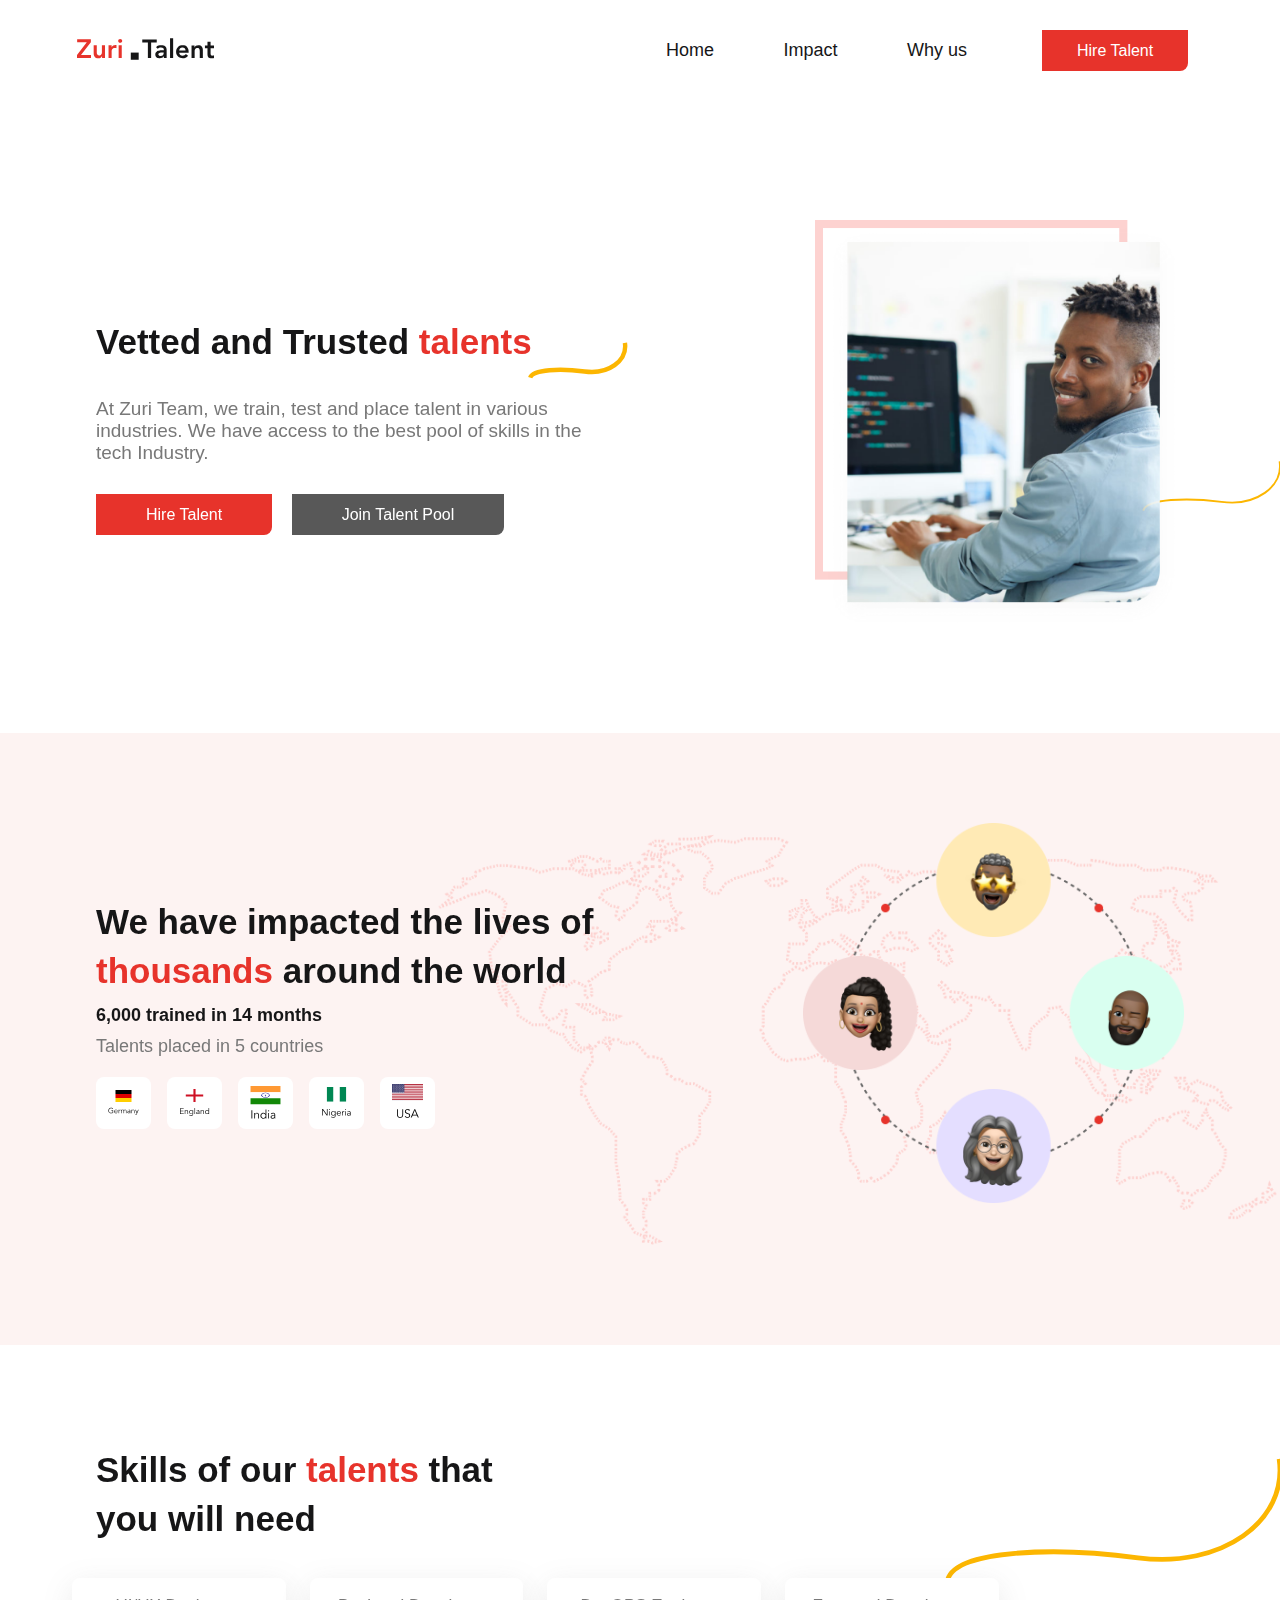
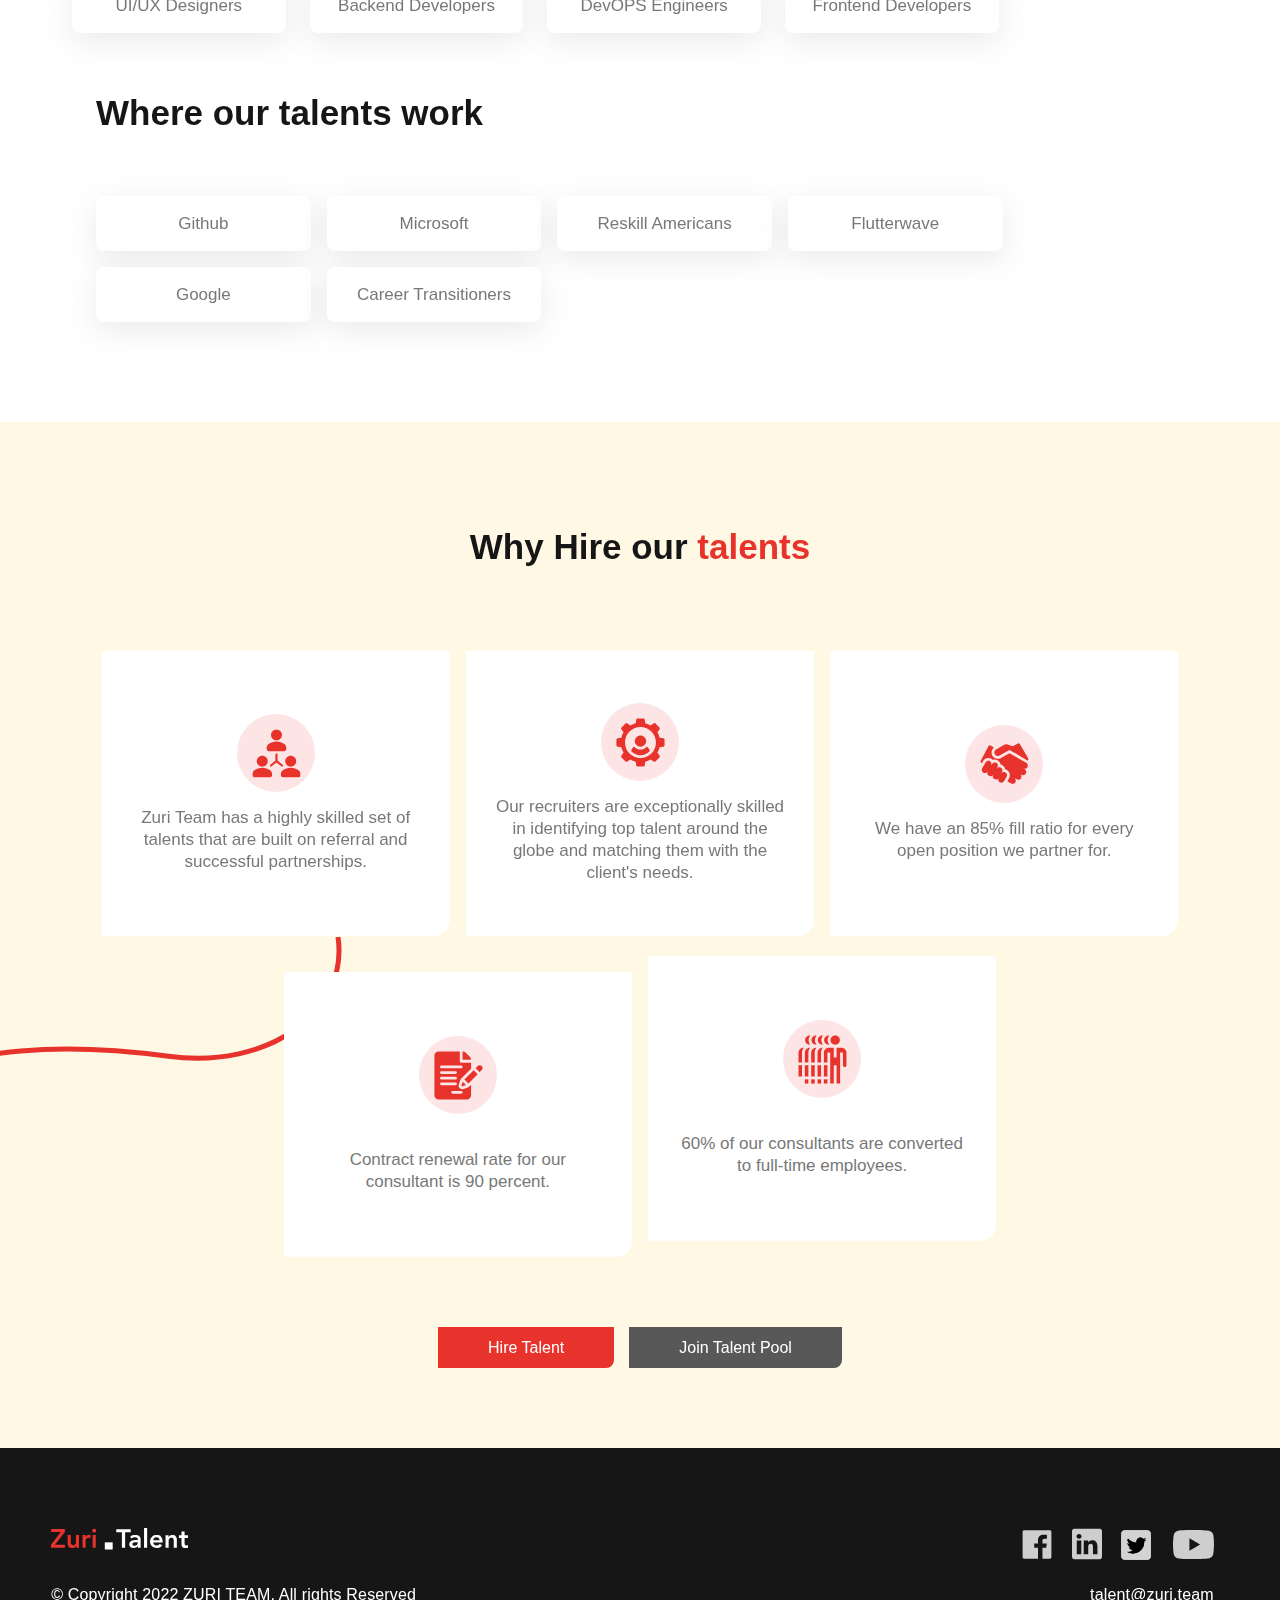
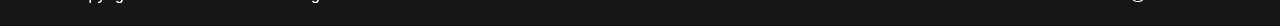
<file: thirdpage.html>
<!DOCTYPE html>
<html lang="en">
    <head>
        <meta charset="UTF-8">
        <meta http-equiv="X-UA-Compatible" content="IE=edge">
        <meta name="viewport" content="width=device-width, initial-scale=1.0">
        <title>zuritalent</title>
        <link rel="stylesheet" href="global.css">
        <link rel="stylesheet" href="thirdnavbar.css">
        <link rel="stylesheet" href="thdhead.css">
        <link rel="stylesheet" href="countries.css">
        <link rel="stylesheet" href="thdpagesec3.css">
        <link rel="stylesheet" href="whyhire.css">
        <link rel="stylesheet" href="pgthreefooter.css">
    </head>
    <body>

        <section class="page3head">
            <div class="thirdimgndnav">
                <a class="thirdimglogo" href="index.html">
                    <img class="redsmalllog" src="./page3image/logo2.svg" alt="talentimg">

                </a>

                <div class="thditemsndbtn">

                    <nav>

                        <div class="thdnavlinks">

                            <ul>
                                <li class="homeee">
                                    <a href="#homeee">
                                        Home
                                    </a>
                                </li>

                                <li class="impactt">
                                    <a href="#impactt">
                                        Impact
                                    </a>
                                </li>

                                <li class="whyyy">
                                    <a href="#whyyy">
                                        Why us
                                    </a>
                                </li>

                            </ul>

                        </div>
                    </nav>

                    <div class="thdnavbtn">
                        <button class="thdredbtn">
                            Hire Talent
                        </button>

                    </div>

                </div>


            </div>

        </section>

        <section class="smilysec" id="homeee">
            <div class="smilndtexts">
                <div class="smilyguytexts">
                    <div class="smilytexts">
                        <div class="textssmily">
                            <p class="smilebigttexts">
                                Vetted and Trusted
                                <span class="redtal">talents</span>
                            </p>
                            <div class="lineye">
                                <img class="thickkk" src="./page3image/thick2.svg" alt="thicklineyel">

                            </div>

                            <p class="smilysmalltxts">
                                At Zuri Team, we train, test and place talent in various industries. 
                                                                                                                                                    We have access to the best pool of skills in the tech Industry.
                            </p>

                            <div class="twocurvebtns">
                                <button class="samerdbtn">
                                    Hire Talent
                                </button>

                                <button class="ashrdbtn">
                                    Join Talent Pool
                                </button>
                            </div>
                        </div>

                    </div>

                    <div class="thdheadimgs">
                        <div class="guyheadimg">
                            <img class="guyimg" src="./page3image/section1.png" alt="smilyguy">
                        </div>

                        <div class="thdheadline">
                            <img class="theheadlinee" src="./page3image/line1.svg" alt="line1">
                        </div>
                    </div>
                </div>

            </div>
        </section>

        <section id="impactt">
            <div class="countriessec">
                <div class="countriestxtsimg">
                    <div class="countryimgtxts">
                        <div class="countrytexts">
                            <div class="textscountry">
                                <p class="countrybgtexts">
                                    We have impacted the lives of
                                    <span class="redthou">thousands</span>
                                    around the world
                                </p>

                                <p class="smallcountrytextsi">6,000 trained in 14 months</p>
                                <p class="smallcountrytextsii">Talents placed in 5 countries</p>

                                <div class="countriesstan">
                                    <div class="countryi">
                                        <img class="germanyyy" src="./page3image/GER.svg" alt="germanyflag">
                                    </div>

                                    <div class="countryi">
                                        <img class="englanddd" src="./page3image/ENG.svg" alt="englandflag">
                                    </div>

                                    <div class="countryi">
                                        <img class="indiaa" src="./page3image/ind.svg" alt="indiaflag">
                                    </div>

                                    <div class="countryi">
                                        <img class="Nigeria" src="./page3image/NIG.svg" alt="Nigeriaflag">
                                    </div>

                                    <div class="countryi">
                                        <img class="usa" src="./page3image/ussa.svg" alt="usaflag">
                                    </div>
                                </div>
                            </div>
                        </div>

                        <div class="secroundimgg">
                            <div class="roundimgcon">
                                <img class="sectworoundd" src="./page3image/section2.png" alt="section2png">

                            </div>
                        </div>
                    </div>

                </div>
            </div>

            
                <div class="thirdsecpgthree">
                    <div class="bigthdsecskillp">
                        <p class="skillbgtexts">
                            Skills of our
                            <span class="redthou">
                                talents</span>
                            that you will need
                        </p>

                    </div>

                    <div class="talentsectionss">
                        <div class="talsecc">
                            <div class="sectionsoftalentss">

                                <div class="firsttalentppp">
                                    <p class="talentslistpp">UI/UX Designers</p>
                                </div>

                                <div class="firsttalentppp">
                                    <p class="talentslistpp">Backend Developers</p>
                                </div>

                                <div class="firsttalentppp">
                                    <p class="talentslistpp">DevOPS Engineers</p>
                                </div>

                                <div class="firsttalentppp">
                                    <p class="talentslistpp">Frontend Developers</p>
                                </div>


                            </div>

                        </div>

                        <div class="talentssecline">
                            <img class="sec2yellowline" src="./page3image/line1.svg" alt="linesvg">
                        </div>


                    </div>

                    <div class="bigthdsecskillp">
                        <p class="skillbgtextsi">
                            Where our talents work
                        </p>


                        <div class="talsecci">
                            <div class="emptydiv"></div>
                            <div class="sectionsoftalentssi">
                                <div class="firsttalentpppi">
                                    <p class="talentslistpp">Github</p>
                                </div>

                                <div class="firsttalentpppi">
                                    <p class="talentslistpp">Microsoft</p>
                                </div>

                                <div class="firsttalentpppi">
                                    <p class="talentslistpp">Reskill Americans</p>
                                </div>

                                <div class="firsttalentpppi">
                                    <p class="talentslistpp">Flutterwave</p>
                                </div>

                                <div class="firsttalentpppi">
                                    <p class="talentslistpp">Google</p>
                                </div>

                                <div class="firsttalentpppi">
                                    <p class="talentslistpp">Career Transitioners</p>
                                </div>
                            </div>


                        </div>


                    


                </section>

                <section class="whyhireee" id="whyyy">
                    <div class="whyroot">
                        <div class="whyhirebgp">
                            <p class="whyhireourbgtexts">
                                Why Hire our
                                <span class="redthou">talents</span>
                            </p>
                        </div>


                        <div class="rootboxes">
                            <div class="pinkboxone">
                                <div class="pinkboxescont">
                                    <img class="peopleonpink" src="./page3image/people.svg" alt="propleimg">
                                    <p class="smallpinkboxespee">
                                        Zuri Team has a highly skilled set of talents that are built on 
                                                                                                                                                                                                    referral and successful partnerships.</p>
                                </div>
                                <div class="rebpinkrope">
                                    <img class="roperedimg" src="./page3image/rope.svg" alt="redrope">
                                </div>


                            </div>

                            <div class="pinkboxonei">
                                <div class="pinkboxescont">
                                    <img class="peopleonpink" src="./page3image/mech.svg" alt="propleimg">
                                    <p class="smallpinkboxespee">
                                        Our recruiters are exceptionally skilled in identifying 
                                                                                                                                                                                                    top talent around the globe and matching them with the client's needs.</p>
                                </div>

                            </div>

                            <div class="pinkboxonei">
                                <div class="pinkboxescont">
                                    <img class="peopleonpink" src="./page3image/hand.svg" alt="propleimg">
                                    <p class="smallpinkboxespee">We have an 85% fill ratio for every open position we partner for.</p>
                                </div>

                            </div>

                            <div class="pinkboxoneii">
                                <div class="pinkboxesconti">
                                    <img class="peopleonpink" src="./page3image/write.svg" alt="propleimg">
                                    <p class="smallpinkboxespee">
                                        Contract renewal rate for our consultant is 90 percent.</p>
                                </div>

                            </div>

                            <div class="pinkboxoneiii">
                                <div class="pinkboxesconti">
                                    <img class="peopleonpink" src="./page3image/many.svg" alt="propleimg">
                                    <p class="smallpinkboxespee">
                                        60% of our consultants are converted to full-time employees.</p>
                                </div>

                            </div>
                        </div>

                        <div class="twocurvebtnsi">
                            <button class="samerdbtni">
                                Hire Talent
                            </button>

                            <button class="ashrdbtni">
                                Join Talent Pool
                            </button>
                        </div>

                    </div>

                </section>


                <section class="pgthreefooter">
                    <div class="allfootsocialspgtr">
                        <div class="logondsocialpgthree">
                            <div class="redlogoonblackpgthree">
                                <div class="theredlogo">
                                    <a class="thirdpgfooterlogo" href="#homeee">
                                        <img src="./page3image/logo.svg" alt="footerlogo">
                                    </a>
                                </div>

                            </div>

                            <div class="ashlogos">
                                <div class="thdpgthreeashsocials">
                                    <a class="ashfb" href="https://www.facebook.com/thezuriteam/">
                                        <img class="ashtwit" src="./page3image/facebook.svg" alt="ashfb">
                                    </a>

                                    <a class="ashfb" href="https://www.linkedin.com/company/zuri-team">
                                        <img class="ashtwit" src="./page3image/linkd.svg" alt="linkdfb">
                                    </a>

                                    <a class="ashfb" href="https://twitter.com/thezuriteam">
                                        <img class="ashtwit" src="./page3image/twit.png" alt="linkdfb">
                                    </a>

                                    <a class="ashfb" href="https://www.youtube.com/thezuriteam">
                                        <img class="ashutube" src="./page3image/youtube.svg" alt="linkdfb">
                                    </a>

                                </div>

                            </div>

                        </div>

                        <div class="logondsocialpgthreei">
                            <div class="trycolumn">
                                <div class="redlogoonblackpgthree">

                                    <div class="theredlogo">

                                        <p class="lastcopy">
                                            © Copyright 2022 ZURI TEAM. All rights Reserved</p>
                                    </div>

                                </div>
                                <div class="lasthrr">
                                    <hr class="lastthehr">
                                </div>

                                <div class="ashlogos">
                                    <div class="thdpgthreeashsocials">
                                        <a>
                                            <p class="lastcopyi">
                                                talent@zuri.team</p>
                                        </a>
                                    </div>
                                </div>
                            </div>

                        </div>
                    </div>

                </section>

                <script src="indexthree.js"></script>
            </body>
        </html>
    </body>
</html>
</file>
<file: page1head.css>
@font-face {
  font-family: Averta;
  src: local("Averta-Regular"), url("Averta-Regular.otf"),
    url("Averta-Regular.eot");
}

* {
  padding: 0;
  margin: 0;
  box-sizing: border-box;
}

body {
  background-color: white;
}

.head-container {
  background-image: url(./page1image/hero-bg.svg);
  background-repeat: no-repeat;
  background-size: cover;
  background-position: center center;
  height: 100vh;
  margin: auto;
  align-items: center;
  display: flex;
  flex-direction: column;
}

.headh2 {
  color: #514949;
  font-size: 35px;
  padding-bottom: 40px;
  font-family: "Poppins", sans-serif;
  font-weight: 600;
}

.headp {
  color: #514949;
  width: 50%;
  font-size: 16px;
  line-height: 1.5;
  text-align: center;
  padding-bottom: 90px;
  font-family: "Poppins", sans-serif;
  font-weight: 400;
}

.headimg {
  padding: 70px;
  margin-bottom: 30px;
}

.head-btns {
  gap: 30px;
  display: flex;
  font-family: "Poppins", sans-serif;
}

.headbtn1 {
  padding: 11px 28px;
  color: white;
  background-color: red;
  border: solid 1px red;
  font-size: 12px;
  text-align: center;
  text-decoration: none;
  font-family: "Poppins", sans-serif;
}

.headbtn2 {
  padding: 11px 28px;
  border: solid 1px red;
  color: red;
  background-color: white;
  font-size: 12px;
  text-align: center;
  text-decoration: none;
  font-family: "Poppins", sans-serif;
}

.headspans {
  color: red;
}

.btnlkii,
.btnlkiii {
  text-decoration: none;
  color: white;
}

.headbtn2:hover {
  color: white;
  background-color: red;
  border: solid 1px red;
}

.headbtn1:hover {
  border: solid 1px red;
  color: red;
  background-color: transparent;
}

.headbtn1:active {
  border: solid 2px black;
  border-radius: 3px;
  color: red;
  background-color: transparent;
}

.headbtn2:active {
  color: white;
  background-color: red;
  border: solid 2px black;
  border-radius: 3px;
}

@media (max-width: 1024px) {
  .headp {
    width: 90%;
  }
}

@media (max-width: 950px) {
  .headp {
    width: 90%;
  }

  .head-container {
    height: 600px;
  }
}

@media (max-width: 768px) {
  .headimg {
    display: block;
    padding-top: 50px;
    margin: auto;
    margin-bottom: 20px;
    padding-top: 69px;
    margin-bottom: 69px;
  }

  .head-container {
    height: auto;
  }

  .headp {
    color: #514949;
    width: 90%;
    font-size: 14px;
    line-height: 1.5;
    text-align: center;
    padding-bottom: 90px;
    font-family: "Poppins", sans-serif;
    font-weight: 400;
  }

  .head-btns {
    gap: 30px;
    display: block;
    font-family: "Poppins", sans-serif;
    justify-content: center;
    align-items: center;
    margin-bottom: 50px;
  }

  .headh2 {
    color: #514949;
    font-size: 25px;
    padding-bottom: 40px;
    font-family: "Poppins", sans-serif;
    font-weight: 600;
  }

  .headbtn1 {
    display: block;
    margin: auto;
    justify-content: center;
  }

  .headbtn2 {
    display: block;
    margin: auto;
    justify-content: center;
    margin-top: 25px;
  }
}
</file>
<file: global.css>
* {
  padding: 0;
  margin: 0;
  box-sizing: border-box;
}

button {
  outline: none;
  cursor: pointer;
  border: none;
}

body {
  font-family: "Poppins", sans-serif;
}

html {
  scroll-behavior: smooth;
}

a {
  text-decoration: none;
  cursor: pointer;
}
</file>
<file: zuriteaminfo.css>
* {
  padding: 0;
  margin: 0;
  box-sizing: border-box;
}

.zuriteaminfo {
  margin: auto;
  align-items: center;
  justify-content: center;
  font-family: "Poppins", sans-serif;
}

.teamtexts {
  margin: auto;
  text-align: center;
  margin-top: 200px;
  width: 34%;
  margin-bottom: 40px;
}

.byzuri {
  font-size: 14px;
  color: red;
  font-weight: 400;
  margin-bottom: 10px;
}

.cater {
  color: black;
  font-weight: 500;
  /* width: 50%; */
  font-size: 24px;
  text-align: center;
}

.pinkboxes {
  display: flex;
  flex-direction: row;
  margin: auto;
  justify-content: space-between;
  align-items: center;
  padding: 50px 40px;
}

.boxcontents {
  background-color: #fffafa;
  padding: 60px 40px;
  /* position: relative;
    z-index: 1; */
}

.boxinfoimg {
  position: relative;
  width: 30%;
}

.infoimg {
  margin-bottom: 48px;
}

.infop {
  font-size: 14px;
  line-height: 27px;
  color: #514949;
  opacity: 0.9;
  margin-bottom: 10px;
}

.infoa {
  color: red;
  font-family: "Poppins", sans-serif;
  font-size: 14px;
  font-weight: 500;
  text-decoration: none;
}

.infodotimg {
  width: 413;
  height: 506px;
  position: absolute;
  left: -120px;
  top: -75px;
  z-index: -1;
  /* display: none; */
}

.infodotimg2 {
  width: 90%;
  height: 455px;
  position: absolute;
  right: -37px;
  top: -75px;
  z-index: -1;
  /* display: none; */
  overflow: none;
}

@media (max-width: 1024px) {
  .infodotimg2 {
    display: none;
  }

  .infodotimg {
    display: none;
  }

  .teamtexts {
    width: 55%;
  }
}

@media (max-width: 950px) {
  .teamtexts {
    width: 55%;
  }

  .byzuri {
    font-size: 16px;
    color: red;
    font-weight: 500;
  }

  .infodotimg2 {
    display: none;
  }

  .infodotimg {
    display: none;
  }

  .pinkboxes {
    display: flex;
    flex-direction: column;
    margin: auto;
    justify-content: space-between;
    align-items: center;
    padding: 50px 40px;
  }

  .boxinfoimg {
    position: relative;
    width: 100%;
  }

  .boxcontents {
    margin-top: 25px;
  }
}

@media (max-width: 768px) {
  .teamtexts {
    margin: auto;
    text-align: center;
    margin-top: 200px;
    width: 80%;
    margin-bottom: 40px;
  }

  .infodotimg2 {
    display: none;
  }

  .infodotimg {
    display: none;
  }

  .pinkboxes {
    display: flex;
    flex-direction: column;
    margin: auto;
    justify-content: space-between;
    align-items: center;
    padding: 50px 40px;
  }

  .boxinfoimg {
    position: relative;
    width: 100%;
  }

  .boxcontents {
    margin-top: 25px;
  }

  .cater {
    color: black;
    font-weight: 500;
    /* width: 50%; */
    font-size: 22px;
    text-align: center;
  }
}
</file>
<file: footerpg1.css>
* {
  padding: 0;
  margin: 0;
  box-sizing: border-box;
}

.footerinfo {
  font-family: "Poppins", sans-serif;
  display: flex;
  flex-direction: row;
  justify-content: space-between;
  margin-top: 70px;
  flex-wrap: wrap;
  margin-bottom: 56px;
}

.contactp {
  margin-bottom: 1rem;
}

.foothead {
  font-weight: 600;
  font-size: 16px;
  line-height: 24px;
  color: #514949;
  margin-bottom: 0.5rem;
}

.linkp {
  color: red;
  margin-bottom: 1rem;
  cursor: pointer;
}

.footicons {
  width: 18px;
  margin-right: 5px;
}

footer hr {
  opacity: 0.2;
  border: 0.7px solid #514949;
  margin: 0px auto 30px auto;
}

footer {
  padding: 30px;
}

.copyrightp {
  font-family: "Poppins", sans-serif;
  font-size: 16px;
  line-height: 24px;
  font-weight: bold;
  margin-top: 32px;
  color: #514949;
  padding-bottom: 97px;
  text-align: center;
}

@media (max-width: 768px) {
  .footerinfo {
    font-family: "Poppins", sans-serif;
    display: flex;
    flex-direction: column;
    justify-content: center;
    align-items: center;
  }

  .footlogo {
    width: 150px;
    margin-bottom: 15px;
  }

  .foothead {
    font-size: 24px;
    margin-top: 20px;
  }

  .links {
    text-align: center;
  }

  .Contacts {
    text-align: center;
  }
}
</file>
<file: page2nav.css>
* {
  padding: 0;
  margin: 0;
  box-sizing: border-box;
}

body {
  background-color: rgb(255, 253, 245);
}

.page2nav {
  display: flex;
  flex-direction: row;
  justify-content: space-between;
  align-items: center;
  width: 100%;
  font-family: "Poppins", sans-serif;
  font-size: 14px;
  padding: 30px 40px;
  background-color: white;
  position: fixed;
  z-index: 1;
}

.navmenu {
  display: flex;
  flex-direction: row;
  justify-content: space-between;
  gap: 60px;
  cursor: pointer;
  color: #585757 !important;
  text-decoration: none;
}

.navass {
  display: flex;
  flex-direction: row;
  justify-content: space-between;
  gap: 45px;
  cursor: pointer;
  color: #585757 !important;
  text-decoration: none;
  font-size: 17px;
}

.navmenua {
  cursor: pointer;
  color: #585757 !important;
  text-decoration: none;
}

.enrol {
  background: #e7332b !important;
  border-radius: 71px !important;
  box-shadow: none !important;
  color: #fff !important;
  padding: 10px 32px !important;
  text-transform: none !important;
}

.enrolimg {
  background-color: #e7332b !important;
  border-radius: 100px !important;
  margin-left: -150px !important;
  padding: 10px !important;
  position: absolute !important;
  width: 73px !important;
  margin-top: -23px;
}

@media (max-width: 1024px) {
  .page2nav {
    display: flex;
    flex-direction: row;
    justify-content: space-between;
    align-items: center;
    width: 100%;
    font-family: "Poppins", sans-serif;
    font-size: 16px;
    padding-top: 50px;
    background-color: white;
    position: fixed;
    z-index: 1;
  }

  

  .navass {
    display: flex;
    flex-direction: row;
    justify-content: space-between;
    gap: 60px;
    cursor: pointer;
    color: #585757 !important;
    text-decoration: none;
    font-size: 17px;
  }

  .homelogooo {
    width: 210px;
  }

  .enrolimg {
    margin-left: -155px !important;
  }
}

@media (max-width: 980px) {
  .navass {
    display: none;
  }

  .navmenua {
    display: none;
  }

  .homelogooo {
    width: 308px;
  }

  .enrolimg {
    background-color: #e7332b !important;
    border-radius: 100px !important;
    margin-left: -170px !important;
    padding: 10px !important;
    position: absolute !important;
    width: 80px !important;
    margin-top: -26px;
  }

  .enrol {
    background: #e7332b !important;
    border-radius: 71px !important;
    box-shadow: none !important;
    color: #fff !important;
    padding: 11px 39px !important;
    text-transform: none !important;
    font-size: 17px;
  }
}

@media (max-width: 680px) {
  .homelogooo {
    width: 240px;
  }

  .enrol {
    background: #e7332b !important;
    border-radius: 71px !important;
    box-shadow: none !important;
    color: #fff !important;
    padding: 11px 39px !important;
    text-transform: none !important;
    font-size: 14px;
  }

  .enrolimg {
    background-color: #e7332b !important;
    border-radius: 100px !important;
    margin-left: -140px !important;
    padding: 10px !important;
    position: absolute !important;
    width: 65px !important;
    margin-top: -19px;
  }
}

@media (max-width: 550px) {
  .homelogooo {
    width: 200px;
  }
}

@media (max-width: 450px) {
  .homelogooo {
    width: 140px;
  }

  .enrol {
    background: #e7332b !important;
    border-radius: 71px !important;
    box-shadow: none !important;
    color: #fff !important;
    padding: 11px 39px !important;
    text-transform: none !important;
    font-size: 12px;
  }

  .enrolimg {
    background-color: #e7332b !important;
    border-radius: 100px !important;
    margin-left: -122px !important;
    padding: 10px !important;
    position: absolute !important;
    width: 58px !important;
    margin-top: -14px;
  }
}

@media (max-width: 380px) {
  .enrol {
    background: #e7332b !important;
    border-radius: 71px !important;
    box-shadow: none !important;
    color: #fff !important;
    padding: 7px 19px !important;
    text-transform: none !important;
    font-size: 12px;
  }

  .enrolimg {
    background-color: #e7332b !important;
    border-radius: 100px !important;
    margin-left: -112px !important;
    padding: 10px !important;
    position: absolute !important;
    width: 51px !important;
    margin-top: -13px;
  }
}

@media (max-width: 355px) {
  .homelogooo {
    width: 107px;
  }
}

@media (max-width: 312px) {
  .homelogooo {
    width: 100px;
  }

  .enrolimg {
    background-color: #e7332b !important;
    border-radius: 100px !important;
    margin-left: -92px !important;
    padding: 10px !important;
    position: absolute !important;
    width: 37px !important;
    margin-top: -8px;
  }

  .enrol {
    background: #e7332b !important;
    border-radius: 71px !important;
    box-shadow: none !important;
    color: #fff !important;
    padding: 7px 11px !important;
    text-transform: none !important;
    font-size: 10px;
  }
}
</file>
<file: pg2hero.css>
* {
  padding: 0;
  margin: 0;
  box-sizing: border-box;
}

body {
  font-family: "Poppins", sans-serif;
}

.redhead {
  color: red;
  text-align: center;
  font-weight: 300;
}

.gaintext {
  color: #1b1a20;
  text-align: center;
  font-size: 55px;
}

.wire {
  display: flex;
  justify-content: right;
  margin-left: -20px;
  margin-bottom: 28px;
  margin-right: 50px;
}

.wire img {
  width: 33%;
}

.basicp {
  text-align: center;
  color: #1b1a20;
  font-weight: 400;
  width: 57%;
  margin: 5px auto 30px auto;
  font-size: 18px;
}

.pg2hero {
  box-sizing: border-box;
  display: flex;
  flex-flow: row wrap;
  margin-top: -16px;
  width: calc(100% + 16px);
  margin-left: -16px;
  align-items: center;
  justify-content: center;
  padding: 70px 10px;
}

.twoheadbtn {
  display: flex;
  margin: auto;
  justify-content: center;
}

.twoheadbutton {
  background: #e7332b !important;
  border-radius: 71px !important;
  box-shadow: none !important;
  color: #fff !important;
  padding: 10px 32px !important;
  text-transform: none !important;
  text-decoration: none;
  font-size: 16px;
}

.maleface {
  margin-left: 100px;
  margin-top: -200px !important;
  max-width: 1440px !important;
  position: absolute;
  width: 54px !important;
}

.wire6 {
  display: flex;
  justify-content: end;
  margin: auto;
  width: 35%;
}

.sixwire {
  width: 35%;
}

.allhead {
  width: 10%;
}

.allhead2 {
  width: 55%;
  padding-top: 100px;
}

.allhead1 {
  width: 13%;
  display: flex;
  align-items: center;
  justify-content: center;
  margin-top: 50px;
}

.male1 {
  margin-left: 50px !important;
  mix-blend-mode: darken !important;
  width: 180% !important;
}

.lady1 {
  margin-left: -33px !important;
  mix-blend-mode: darken !important;
  width: 200% !important;
}

.sechr {
  margin: auto;
}

.sechr hr {
  opacity: 0.2;
  border: 0.7px solid #514949;
  margin: 0px auto 30px auto;
}

.ingressiveinfo {
  display: flex;
  justify-content: center;
  align-items: center;
  box-sizing: border-box;
  /* flex-flow: row wrap; */
  margin-top: -16px;
  gap: 20px;
  margin-bottom: 20px;
}

.foundtexts {
  width: 30%;
  display: flex !important;
  justify-content: center !important;
}

.earntxts {
  font-style: normal;
  font-family: "Poppins", sans-serif;
  font-weight: 400;
  text-align: center;
  font-size: 24px;
}

.readmore {
  color: #43b97f;
  cursor: pointer;
  text-decoration: underline;
}

.ingressivelogo {
  width: 55%;
  mix-blend-mode: darken !important;
}

.sechr {
  padding: 5px 40px;
  opacity: 0.6;
  /* border: 0.7px solid #514949; */
  /* margin: 0px auto 30px auto; */
}

@media (max-width: 1200px) {
  .pg2hero {
    box-sizing: border-box;
    display: flex;
    flex-direction: column;
    margin-top: -16px;
    width: calc(100% + 16px);
    margin-left: -16px;
    align-items: center;
    justify-content: center;
    padding: 70px 10px;
  }

  .allhead1 {
    width: 100%;
    display: flex;
    align-items: center;
    justify-content: center;
    margin-top: 50px;
  }

  .lady1 {
    margin: auto auto !important;
    display: flex;
    width: 76% !important;
  }

  .allhead2 {
    width: 90%;
    margin-top: -160px;
  }

  .gaintext {
    color: #1b1a20;
    text-align: center;
    font-size: 45px;
  }

  .redhead {
    font-size: 18px;
  }

  .wire {
    margin-right: 170px;
  }

  .basicp {
    width: 70%;
    font-weight: 400;
  }

  .wire6 {
    width: 50%;
  }

  .sixwire {
    width: 26%;
  }

  .male1 {
    display: none;
  }

  .ingressiveinfo {
    max-width: 1440px !important;
    padding-top: 30px !important;
    /* width: 90%!important; */
  }

  .earntxts {
    font-style: normal;
    font-family: "Poppins", sans-serif;
    font-weight: 400;
    text-align: right;
    font-size: 18px;
  }

  .ingressivelogo {
    width: 76%;
  }

  .founded {
    text-align: left;
    font-size: 20px;
  }
}

@media (max-width: 768px) {
  .gaintext {
    color: #1b1a20;
    text-align: center;
    font-size: 35px;
  }

  .wire {
    margin-right: 57px;
  }

  .sixwire {
    width: 35%;
  }

  .basicp {
    width: 75%;
    font-weight: 400;
  }

  .twoheadbutton {
    background: #e7332b !important;
    border-radius: 71px !important;
    box-shadow: none !important;
    color: #fff !important;
    padding: 10px 40px !important;
    text-transform: none !important;
    text-decoration: none;
    font-size: 18px;
  }

  .maleface {
    margin-left: 40px;
    margin-top: -68px !important;
    max-width: 1440px !important;
    position: absolute;
    width: 54px !important;
  }

  .ingressiveinfo {
    display: flex;
    justify-content: center;
    align-items: center;
    box-sizing: border-box;
    flex-direction: column;
    margin-top: -16px;
    gap: 20px;
    margin-bottom: 20px;
  }

  .pg2hero {
    box-sizing: border-box;
    display: flex;
    flex-direction: column;
    margin-top: -16px;
    width: calc(100% + 16px);
    margin-left: -16px;
    align-items: center;
    justify-content: center;
    padding-bottom: 10px;
  }

  .foundtexts {
    width: 90%;
    display: flex !important;
    justify-content: center !important;
  }

  .founded {
    text-align: center;
    font-size: 25px;
  }

  .ingressivelogo {
    width: 42%;
  }
}

@media (max-width: 700px) {
  .maleface {
    display: none !important;
  }
}

@media (max-width: 600px) {
  .lady1 {
    margin: auto auto !important;
    display: flex;
    width: 85% !important;
  }

  .allhead2 {
    width: 90%;
    margin-top: -130px;
  }

  .gaintext {
    color: #1b1a20;
    text-align: center;
    font-size: 25px;
  }

  .ingressivelogo {
    width: 55%;
  }

  .earntxts {
    font-style: normal;
    font-family: "Poppins", sans-serif;
    font-weight: 400;
    text-align: center;
    font-size: 18px;
  }
}

@media (max-width: 500px) {
  .lady1 {
    margin: auto auto !important;
    display: flex;
    width: 95% !important;
  }

  .sixwire {
    width: 25%;
    padding-top: 10px;
  }

  .basicp {
    width: 85%;
    font-weight: 400;
    font-size: 16px;
  }

  .founded {
    text-align: center;
    font-size: 20px;
  }

  .earntxts {
    font-style: normal;
    font-family: "Poppins", sans-serif;
    font-weight: 400;
    text-align: center;
    font-size: 16px;
  }
}

@media (max-width: 450px) {
  .lady1 {
    margin: auto auto !important;
    display: flex;
    width: 100% !important;
  }

  .redhead {
    font-size: 15px;
  }

  .gaintext {
    color: #1b1a20;
    text-align: center;
    font-size: 20px;
  }

  .basicp {
    width: 100%;
    font-weight: 400;
    font-size: 14px;
  }

  .founded {
    text-align: center;
    font-size: 18px;
  }

  .earntxts {
    font-style: normal;
    font-family: "Poppins", sans-serif;
    font-weight: 400;
    text-align: center;
    font-size: 14px;
  }
}
</file>
<file: whyzuripg2.css>
* {
  padding: 0;
  margin: 0;
  box-sizing: border-box;
}

.whyzuri {
  display: flex;
}

.starimage {
  display: flex;
  align-items: center;
  margin-top: 95px;
}

.whyzuri {
  margin: auto !important;
  max-width: 1440px !important;
  padding-top: 49px !important;
  width: 89% !important;
}

.starimage img {
  width: 65%;
  margin-right: 200px;
}

.starimg {
  display: flex;
  justify-content: center;
}

.starimg img {
  width: 15%;
  margin-right: 150px;
}

.hereatzurip {
  color: #1b1a20 !important;
  font-size: 40px !important;
  font-style: normal !important;
  font-weight: 700 !important;
  line-height: 130% !important;
  width: 70%;
}

.zuritrainp {
  color: #e7332b !important;
  font-size: 24px !important;
  font-style: normal;
  font-weight: 400 !important;
  line-height: 130% !important;
}

@media (max-width: 1024px) {
  .zuritrainp {
    color: #e7332b !important;
    font-size: 20px !important;
    font-style: normal;
    font-weight: 500 !important;
    line-height: 130% !important;
  }

  .hereatzurip {
    color: #1b1a20 !important;
    font-size: 28px !important;
    font-style: normal !important;
    font-weight: 700 !important;
    line-height: 130% !important;
    width: 70%;
  }

  .starimage img {
    width: 85%;
    margin-right: 200px;
  }
}

@media (max-width: 768px) {
  .whyzuri {
    display: flex;
    flex-direction: column;
  }
  .starimage img {
    display: none;
  }

  .starimg {
    display: flex;
    justify-content: flex-end;
  }

  .hereatzurip {
    color: #1b1a20 !important;
    font-size: 25px !important;
    font-style: normal !important;
    font-weight: 700 !important;
    line-height: 130% !important;
    width: 100%;
  }
}

@media (max-width: 450px) {
  .hereatzurip {
    color: #1b1a20 !important;
    font-size: 20px !important;
    font-style: normal !important;
    font-weight: 700 !important;
    line-height: 130% !important;
    width: 100%;
  }

  trainp {
    color: #e7332b !important;
    font-size: 17px !important;
    font-style: normal;
    font-weight: 500 !important;
    line-height: 130% !important;
  }

  .starimg img {
    width: 15%;
    margin-right: 65px;
  }
}
</file>
<file: curveboxes.css>
* {
  padding: 0;
  margin: 0;
  box-sizing: border-box;
}

.curveboxes {
  display: flex;
  flex-wrap: wrap;
  align-items: center;
  justify-content: space-between;
  background: linear-gradient(
    180deg,
    rgba(255, 244, 240, 0),
    #fff4f0 17.19%,
    #fff4f0 84.37%,
    rgba(255, 244, 240, 0)
  ) !important;
  margin: auto;
  padding: 60px 50px;
}

.box1 {
  background-color: #e7332b;
  background: #e7332b;
  border-radius: 18px !important;
  box-shadow: 0 11px 22px rgb(231 51 43 / 10%);
  padding: 58px 48px 93px 50px;
  width: 30%;
  margin-bottom: 30px;
  transition: -webkit-transform 0.3s ease !important;
  transition: transform 0.3s ease !important;
  transition: transform 0.3s ease, -webkit-transform 0.3s ease !important;
}

.box1:hover {
  -webkit-transform: translateY(-15px) !important;
  transform: translateY(-15px) !important;
}

.box2 {
  background: #fff;
  border-radius: 18px !important;
  box-shadow: 0 11px 22px rgb(231 51 43 / 10%);
  padding: 58px 48px 93px 50px !important;
  transition: -webkit-transform 0.3s ease !important;
  transition: transform 0.3s ease !important;
  transition: transform 0.3s ease, -webkit-transform 0.3s ease !important;
  width: 30%;
  margin-bottom: 30px;
}

.box2:hover {
  -webkit-transform: translateY(-15px) !important;
  transform: translateY(-15px) !important;
}

.curve1 {
  display: flex !important;
  float: right !important;
  margin-right: -49px !important;
  margin-top: -58px !important;
  width: 42% !important;
}

.zerone {
  font-weight: 700;
  font-size: 35px;
  color: white;
  margin-top: 20px;
  font-size: 60px !important;
  line-height: 130% !important;
}

.zertwo {
  color: #1b1a20 !important;
  font-size: 60px !important;
  font-style: normal !important;
  font-weight: 700 !important;
  line-height: 130% !important;
}

.fulremote {
  color: #fff !important;
  font-size: 36px !important;
  font-weight: 500 !important;
  line-height: 130% !important;
  padding-bottom: 36px !important;
  padding-top: 32px !important;
}

.fulremote1 {
  color: #1b1a20 !important;
  font-size: 36px !important;
  font-style: normal !important;
  font-weight: 500 !important;
  line-height: 130% !important;
  padding-bottom: 36px !important;
  padding-top: 32px !important;
}

.boxsmallp {
  color: #fff !important;
  font-size: 18px !important;
  font-style: normal !important;
  font-weight: 400 !important;
  line-height: 130% !important;
}

.boxsmallp1 {
  color: #1b1a20 !important;
  font-size: 18px !important;
  font-style: normal !important;
  font-weight: 400 !important;
  line-height: 130% !important;
}

@media (max-width: 1100px) {
  .box1 {
    width: 45%;
  }

  .box2 {
    width: 45%;
  }
}

@media (max-width: 768px) {
  .box1 {
    width: 100%;
  }

  .box2 {
    width: 100%;
  }

  .box1 {
    width: 100%;
  }

  .curveboxes {
    margin-top: -50px;
  }

  .fulremote,
  .fulremote1 {
    font-weight: 600 !important;
  }
}

@media (max-width: 450px) {
  .curveboxes {
    display: flex;
    flex-wrap: wrap;
    align-items: center;
    justify-content: space-between;
    background: linear-gradient(
      180deg,
      rgba(255, 244, 240, 0),
      #fff4f0 17.19%,
      #fff4f0 84.37%,
      rgba(255, 244, 240, 0)
    ) !important;
    margin: auto;
    padding: 10px 11px;
  }

  .box2 {
    width: 100%;
    height: 360px;
  }

  .box1 {
    width: 100%;
    height: 360px;
  }

  .zerone,
  .zertwo {
    font-weight: 700;
    margin-top: 17px;
    font-size: 35px !important;
    line-height: 130% !important;
  }

  .fulremote,
  .fulremote1 {
    font-size: 25px !important;
    font-weight: 500 !important;
    padding-bottom: 30px;
  }

  .boxsmallp,
  .boxsmallp1 {
    font-size: 16px !important;
  }
}
</file>
<file: redbackground.css>
* {
  padding: 0;
  margin: 0;
  box-sizing: border-box;
}

.redbackground {
  background-color: red;
  margin-top: 100px;
  width: 100%;
}

.redbackarrow {
  display: flex;
  justify-content: flex-end;
  margin-right: 128px;
}

.section5wire {
  width: 23%;
}

.redcontainer {
  display: flex;
  box-sizing: border-box;
  flex-direction: row;
  /* flex-wrap: wrap; */
  margin: auto !important;
  max-width: 1440px !important;
  padding-top: 49px !important;
  width: 89% !important;
}

.redfirstp {
  font-size: 16px;
  color: #ffffff;
  font-weight: 400;
  line-height: 130%;
}

.redsecp {
  font-size: 37px;
  color: #ffffff;
  font-weight: 700;
  line-height: 150%;
  /* width: 85%; */
}

.redthirdp {
  color: #fff !important;
  font-size: 15px !important;
  font-style: normal !important;
  font-weight: 300 !important;
  line-height: 170% !important;
  padding-top: 42px !important;
  width: 80% !important;
}

.redbtn {
  background: #fff !important;
  border-radius: 71px !important;
  color: #e7332b !important;
  margin-bottom: 40px !important;
  margin-top: 30px !important;
  padding: 8px 28px !important;
  display: inline-flex;
  font-size: 17px;
  cursor: pointer;
}

.redbacktexts {
  /* padding-left: 24px; */
  padding-top: 24px;
  width: 80%;
}

.redborders {
  padding-left: 24px;
  padding-top: 24px;
  box-sizing: border-box;
  display: flex;
  flex-flow: row wrap;
  margin-top: -24px;
  width: calc(100% + 24px);
  margin-left: -24px;
}

.firstredborder {
  padding-bottom: 11px !important;
  padding-right: 48px !important;
  padding-top: 11px !important;
}

.temworkimg {
  width: 25%;
  padding-right: 9px;
}

.firstborderbtn {
  border: 2px solid #fff !important;
  border-radius: 79px !important;
  box-sizing: border-box !important;
  color: #fff !important;
  cursor: no-drop !important;
  width: 200px !important;
  -webkit-filter: drop-shadow(0 11px 22px rgba(231, 51, 43, 0.1)) !important;
  filter: drop-shadow(0 11px 22px rgba(231, 51, 43, 0.1)) !important;
  font-size: 14px !important;
  justify-content: left !important;
  background-color: transparent;
  align-items: center;
  padding: 5px 15px;
  display: flex;
}

.dotsection {
  display: block;
}

.section5dot {
  width: 15%;
  padding: 35px;
}

.imggirlred {
  display: block;
}

.redgirl {
  width: 100%;
}

@media (max-width: 1200px) {
  .firstborderbtn {
    border: 2px solid #fff !important;
    border-radius: 79px !important;
    box-sizing: border-box !important;
    color: #fff !important;
    cursor: no-drop !important;
    width: 190px !important;
    -webkit-filter: drop-shadow(0 11px 22px rgba(231, 51, 43, 0.1)) !important;
    filter: drop-shadow(0 11px 22px rgba(231, 51, 43, 0.1)) !important;
    font-size: 17px !important;
    justify-content: left !important;
    background-color: transparent;
    align-items: center;
    padding: 9px 9px;
    display: flex;
  }

  .firstredborder {
    padding-bottom: 11px !important;
    padding-right: 40px !important;
    padding-top: 11px !important;
  }

  .temworkimg {
    width: 30%;
    padding-right: 9px;
  }
}

@media (max-width: 1024px) {
  .redcontainer {
    display: flex;
    box-sizing: border-box;
    flex-direction: column;
    /* flex-wrap: wrap; */
    margin: auto !important;
    max-width: 1440px !important;
    padding-top: 49px !important;
    width: 89% !important;
  }

  .redbacktexts {
    /* padding-left: 24px; */
    padding-top: 24px;
    width: 100%;
  }

  .redthirdp {
    color: #fff !important;
    font-size: 17px !important;
    font-style: normal !important;
    font-weight: 400 !important;
    line-height: 170% !important;
    padding-top: 42px !important;
    width: 100% !important;
  }

  .firstborderbtn {
    border: 2px solid #fff !important;
    border-radius: 79px !important;
    box-sizing: border-box !important;
    color: #fff !important;
    cursor: no-drop !important;
    width: 180px !important;
    -webkit-filter: drop-shadow(0 11px 22px rgba(231, 51, 43, 0.1)) !important;
    filter: drop-shadow(0 11px 22px rgba(231, 51, 43, 0.1)) !important;
    font-size: 17px !important;
    justify-content: left !important;
    background-color: transparent;
    align-items: center;
    padding: 17px 7px;
    display: flex;
  }

  .firstredborder {
    padding-bottom: 11px !important;
    padding-right: 40px !important;
    padding-top: 11px !important;
  }

  .temworkimg {
    width: 30%;
    padding-right: 9px;
  }
}

@media (max-width: 988px) {
  .firstborderbtn {
    border: 2px solid #fff !important;
    border-radius: 79px !important;
    box-sizing: border-box !important;
    color: #fff !important;
    cursor: no-drop !important;
    width: 220px !important;
    -webkit-filter: drop-shadow(0 11px 22px rgba(231, 51, 43, 0.1)) !important;
    filter: drop-shadow(0 11px 22px rgba(231, 51, 43, 0.1)) !important;
    font-size: 17px !important;
    justify-content: left !important;
    background-color: transparent;
    align-items: center;
    padding: 8px 14px;
    display: flex;
  }

  .firstredborder {
    padding-bottom: 11px !important;
    padding-right: 100px !important;
    padding-top: 11px !important;
  }
}

@media (max-width: 721px) {
  .firstborderbtn {
    border: 2px solid #fff !important;
    border-radius: 79px !important;
    box-sizing: border-box !important;
    color: #fff !important;
    cursor: no-drop !important;
    width: 190px !important;
    -webkit-filter: drop-shadow(0 11px 22px rgba(231, 51, 43, 0.1)) !important;
    filter: drop-shadow(0 11px 22px rgba(231, 51, 43, 0.1)) !important;
    font-size: 17px !important;
    justify-content: left !important;
    background-color: transparent;
    align-items: center;
    padding: 8px 14px;
    display: flex;
  }
}

@media (max-width: 650px) {
  .firstredborder {
    padding-bottom: 11px !important;
    padding-right: 20px !important;
    padding-top: 11px !important;
  }
}

@media (max-width: 473px) {
  .firstborderbtn {
    border: 2px solid #fff !important;
    border-radius: 79px !important;
    box-sizing: border-box !important;
    color: #fff !important;
    cursor: no-drop !important;
    width: 140px !important;
    -webkit-filter: drop-shadow(0 11px 22px rgba(231, 51, 43, 0.1)) !important;
    filter: drop-shadow(0 11px 22px rgba(231, 51, 43, 0.1)) !important;
    font-size: 14px !important;
    justify-content: left !important;
    background-color: transparent;
    align-items: center;
    padding: 12px 10px;
    display: flex;
  }

  .temworkimg {
    width: 24%;
    padding-right: 4px;
  }
}
@media (max-width: 450px) {
  .redsecp {
    font-size: 28px;
    color: #ffffff;
    font-weight: 700;
    line-height: 150%;
    /* width: 85%; */
  }

  .redthirdp {
    font-size: 15px !important;
  }

  .redbackarrow {
    display: flex;
    justify-content: flex-end;
    margin-right: 74px;
  }
}

@media (max-width: 360px) {
  .firstborderbtn {
    border: 2px solid #fff !important;
    border-radius: 79px !important;
    box-sizing: border-box !important;
    color: #fff !important;
    cursor: no-drop !important;
    width: 120px !important;
    -webkit-filter: drop-shadow(0 11px 22px rgba(231, 51, 43, 0.1)) !important;
    filter: drop-shadow(0 11px 22px rgba(231, 51, 43, 0.1)) !important;
    font-size: 12px !important;
    justify-content: left !important;
    background-color: transparent;
    align-items: center;
    padding: 8px 7px;
    display: flex;
  }

  .redbackarrow {
    display: flex;
    justify-content: flex-end;
    margin-right: 54px;
  }
}

@media (max-width: 316px) {
  .firstborderbtn {
    border: 2px solid #fff !important;
    border-radius: 79px !important;
    box-sizing: border-box !important;
    color: #fff !important;
    cursor: no-drop !important;
    width: 100px !important;
    -webkit-filter: drop-shadow(0 11px 22px rgba(231, 51, 43, 0.1)) !important;
    filter: drop-shadow(0 11px 22px rgba(231, 51, 43, 0.1)) !important;
    font-size: 9px !important;
    justify-content: left !important;
    background-color: transparent;
    align-items: center;
    padding: 5px 11px;
    display: flex;
  }
}
</file>
<file: programscope.css>
* {
  padding: 0;
  margin: 0;
  box-sizing: border-box;
}

.programscope {
  margin: auto !important;
  max-width: 1440px !important;
  padding-top: 69px !important;
  width: 90% !important;
}

.scopetexts {
  display: block;
  padding-top: 24px;
  padding-left: 24px;
}

.redscope {
  color: #e7332b !important;
  font-size: 24px !important;
  font-weight: 400 !important;
  line-height: 130% !important;
}

.liststexts {
  color: #1b1a20 !important;
  font-size: 40px !important;
  font-weight: 700 !important;
  line-height: 130% !important;
  width: 60%;
}

.scopewire {
  display: flex;
  justify-content: center;
}

.scopeimg {
  width: 15%;
}

.scopeboxes {
  box-sizing: border-box;
  display: flex;
  flex-direction: row;
  flex-wrap: wrap;
  margin-top: -24px;
  width: calc(100% + 24px);
  margin-left: -24px;
}

.scopebox1 {
  padding-left: 24px;
  padding-top: 24px;
  width: 32%;
}

.scopetxtndimg {
  background: #fff;
  border-radius: 41px;
  box-shadow: 0 11px 22px rgb(231 51 43 / 10%);
  height: 320px !important;
  padding: 40px !important;
  /* width: 30%; */
}

.frontendbigtext {
  color: #1b1a20 !important;
  font-size: 20px !important;
  font-weight: 700 !important;
  line-height: 130% !important;
  padding-bottom: 20px !important;
}

.langlogos {
  display: flex;
}

.htmlimg {
  width: 35px;
  padding-right: 14px;
}

.jsimg {
  width: 46px;
  padding-right: 14px;
}

.phplogo {
  width: 62px;
  padding-right: 14px;
}

.pythonimg {
  width: 50px;
  padding-right: 14px;
}

.figmaimg {
  width: 97px;
  padding-right: 7px;
}

.ubuntuimg {
  width: 100px;
  padding-right: 14px;
}

.bashimg {
  width: 75px;
  padding-right: 14px;
}

.awsimg {
  width: 60px;
  padding-right: 14px;
}

.scopeboxsmalltxts {
  font-size: 14px !important;
  font-weight: 400 !important;
  letter-spacing: 0.01em !important;
  line-height: 140% !important;
  padding-bottom: 30px !important;
  padding-top: 40px !important;
  color: #1b1a20 !important;
}

.scopeenrol {
  background: #e7332b !important;
  border-radius: 71px !important;
  box-shadow: none !important;
  color: #fff !important;
  padding: 10px 32px !important;
  text-transform: none !important;
  font-size: 18px;
}

.scopebtn {
  display: flex;
  justify-content: center;
  margin-bottom: 85px;
  margin-top: 70px;
  cursor: pointer;
}

@media (max-width: 1100px) {
  .liststexts {
    color: #1b1a20 !important;
    font-size: 30px !important;
    font-weight: 700 !important;
    line-height: 130% !important;
    width: 100%;
  }

  .scopeimg {
    width: 13%;
  }

  .scopebox1 {
    padding-left: 24px;
    padding-top: 24px;
    width: 50%;
  }
}

@media (max-width: 768px) {
  .liststexts {
    color: #1b1a20 !important;
    font-size: 23px !important;
    font-weight: 700 !important;
    line-height: 130% !important;
    width: 65%;
  }

  .scopebox1 {
    padding-left: 24px;
    padding-top: 24px;
    width: 100%;
  }
}

@media (max-width: 700px) {
  .scopeimg {
    width: 43%;
    margin-top: -13px !important;
  }
}

@media (max-width: 550px) {
  .redscope {
    color: #e7332b !important;
    font-size: 18px !important;
    font-weight: 400 !important;
    line-height: 130% !important;
  }

  .liststexts {
    color: #1b1a20 !important;
    font-size: 20px !important;
    font-weight: 700 !important;
    line-height: 130% !important;
    width: 85%;
  }
}
</file>
<file: programstructure.css>
.starsec7 {
  width: 12%;
}

.star7sec {
  display: flex !important;
  justify-content: end !important;
  margin-top: -65px !important;
}

.faqbig1 {
  text-align: center;
  font-size: 40px;
  font-weight: 700;
  padding-bottom: 20px;
}

.structuresmallp {
  text-align: center;
  padding-bottom: 60px;
  color: #333 !important;
  font-size: 18px !important;
  font-weight: 400 !important;
  line-height: 130% !important;
}

.triangleimg {
  display: flex !important;
  left: 0 !important;
  margin-top: 19% !important;
  position: absolute !important;
}

.pointndtextsflex {
  display: flex;
}

.pointndtextsflex1 {
  display: flex;
  padding-bottom: 18px;
}

.whitecirctexts {
  font-size: 16px !important;
  font-weight: 400 !important;
  letter-spacing: 0.01em !important;
  line-height: 140% !important;
  width: 90%;
  color: #fff !important;
}

.structureboxesd {
  box-sizing: border-box;
  display: flex;
  flex-flow: row wrap;
  /* margin-top: -40px; */
  width: calc(100% + 40px);
  margin-left: -40px;
}

.whitecirc {
  width: 16px;
  height: auto;
  padding-right: 10px;
}

.blackboxes {
  display: flex;
  padding-left: 40px;
  padding-right: 40px;
  width: 50%;
}

.blackboxcontents {
  background: #1b1a20 !important;
  border: 1px solid #fff !important;
  border-radius: 65px !important;
  box-shadow: 0 31px 60px rgba(231, 51, 43, 0.2) !important;
  box-sizing: border-box !important;
  height: 750px !important;
  padding: 64px 48px;
}

.secavailcourses {
  color: #fff !important;
  font-size: 18px !important;
  font-weight: 900 !important;
  letter-spacing: 0.01em !important;
  line-height: 140% !important;
  width: 90%;
  padding-top: 15px;
}

.req25 {
  color: #fff !important;
  font-size: 16px !important;
  font-weight: 400 !important;
  letter-spacing: 0.01em !important;
  line-height: 140% !important;
  width: 90%;
  /* padding-bottom: 18px; */
}

.availcoursebig {
  font-size: 35px !important;
  font-weight: 700 !important;
  line-height: 130% !important;
  color: #fff !important;
  padding-bottom: 18px;
}

.hoursvgimg {
  display: flex;
  float: right;
  margin-right: -19px !important;
  margin-top: -114px;
  width: 20%;
}

.pstructure {
  margin: auto !important;
  max-width: 1440px !important;
  padding-top: 49px !important;
  width: 83% !important;
}

.timesvgimg {
  display: flex;
  float: right;
  margin-right: -19px !important;
  margin-top: -9px;
  width: 40%;
}

.circlestruc {
  display: flex !important;
  float: right !important;
  margin-right: -57px !important;
  margin-top: -72px !important;
  width: 16% !important;
}

@media (max-width: 1100px) {
  .faqbig1 {
    text-align: center;
    font-size: 35px;
    font-weight: 700;
    padding-bottom: 20px;
  }

  .blackboxcontents {
    background: #1b1a20 !important;
    border: 1px solid #fff !important;
    border-radius: 65px !important;
    box-shadow: 0 31px 60px rgba(231, 51, 43, 0.2) !important;
    box-sizing: border-box !important;
    height: auto !important;
    padding: 64px 48px;
  }

  .triangleimg {
    display: none !important;
  }

  .structureboxesd {
    box-sizing: border-box;
    display: flex;
    flex-flow: row wrap;
    /* margin-top: -40px; */
    width: calc(100% + 120px);
    margin-left: -40px;
  }
}

@media (max-width: 950px) {
  .blackboxes {
    display: flex;
    padding-left: 0px;
    padding-right: 29px;
    width: 50%;
  }
}

@media (max-width: 900px) {
  .faqbig1 {
    text-align: center;
    font-size: 24px;
    font-weight: 700;
    padding-bottom: 20px;
  }

  .structuresmallp {
    text-align: center;
    padding-bottom: 40px;
    color: #333 !important;
    font-size: 16px !important;
    font-weight: 400 !important;
    line-height: 130% !important;
  }

  .structureboxesd {
    box-sizing: border-box;
    display: flex;
    flex-flow: column wrap;
    /* margin-top: -40px; */
    width: calc(100% + 80px);
    margin-left: -40px;
  }

  .blackboxes {
    display: flex;
    padding-left: 40px;
    padding-right: 40px;
    padding-bottom: 50px;
    width: 100%;
  }

  .hoursvgimg {
    display: flex;
    float: right;
    margin-right: -23px !important;
    margin-top: -114px;
    width: 16%;
  }

  .timesvgimg {
    display: flex;
    float: right;
    margin-right: -19px !important;
    margin-top: 12px;
    width: 30%;
  }

  .circlestruc {
    display: flex !important;
    float: right !important;
    margin-right: 1px !important;
    margin-top: -72px !important;
    width: 16% !important;
  }

  .circlestruc {
    display: flex !important;
    float: right !important;
    margin-right: -23px !important;
    margin-top: -72px !important;
    width: 40% !important;
  }
}

@media (max-width: 600px) {
  .hoursvgimg {
    display: flex;
    float: right;
    margin-right: -19px !important;
    margin-top: -98px;
    width: 29%;
  }

  .timesvgimg {
    display: flex;
    float: right;
    margin-right: -19px !important;
    margin-top: -98px;
    width: 47%;
  }
}

@media (max-width: 500px) {
  .blackboxes {
    display: flex;
    padding-left: 13px;
    padding-right: 34px;
    padding-bottom: 50px;
    width: 100%;
  }

  .availcoursebig {
    font-size: 30px !important;
    font-weight: 700 !important;
  }
}

@media (max-width: 450px) {
  .faqbig1 {
    text-align: center;
    font-size: 20px;
    font-weight: 700;
    padding-bottom: 20px;
  }

  .structuresmallp {
    text-align: center;
    padding-bottom: 40px;
    color: #333 !important;
    font-size: 12px !important;
    font-weight: 400 !important;
    line-height: 130% !important;
  }

  .gotque {
    text-align: center;
    color: #e7332b;
    line-height: 130%;
    font-size: 14px;
    font-weight: 400;
  }

  .wirenoseven {
    width: 23%;
    margin-bottom: 15px;
  }

  .structureboxesd {
    box-sizing: border-box;
    display: flex;
    flex-flow: column wrap;
    /* margin-top: -40px; */
    width: calc(100% + 70px);
    margin-left: -36px;
  }

  .secavailcourses {
    color: #fff !important;
    font-size: 15px !important;
    font-weight: 900 !important;
    letter-spacing: 0.01em !important;
    line-height: 140% !important;
    width: 100%;
    padding-top: 15px;
  }
}
</file>
<file: faqs.css>
* {
  padding: 0;
  margin: 0;
  box-sizing: border-box;
}

#accordion {
  margin: auto !important;
  max-width: 1440px !important;
  padding-top: 49px !important;
  width: 80% !important;
}

.accordionitems {
  width: 100%;
  background: #fff;
  padding: 10px;
  border: 1px solid rgba(71, 44, 111, 0.43);
  padding: 20px;
  border-collapse: collapse;
}

.accordion {
  /* width: 450px; */
  margin: 0 auto;
  overflow: hidden;
  border-radius: 4px;
}

.accordionheader {
  padding: 0.75rem 1rem;
  width: 100%;
  display: flex;
  justify-content: space-between;
  border: none;
  outline: none;
  cursor: pointer;
  font-size: 18px;
  font-weight: 600;
  color: #333;
  cursor: pointer;
  background-color: white;
}

.plusicon {
  width: 20px;
  height: 20px;
  transform: rotate(0deg);
  transition: all 0.1s ease;
}

.accordioncontent {
  padding: 0 1rem;
  max-height: 0;
  overflow: hidden;
  transition: all 0.3s ease-in-out;
}

.accordioncontent.active {
  max-height: 10rem;
  padding: 1rem;
}

.accordionheader.active {
  background-color: white;
}

.accordionheader.active .plusicon {
  transform: rotate(90deg);
  transition: all 0.1s ease;
}

.gotque {
  text-align: center;
  color: #e7332b;
  line-height: 130%;
  font-size: 24px;
  font-weight: 400;
}

.faqbig {
  text-align: center;
  font-size: 40px;
  font-weight: 700;
  padding-bottom: 100px;
}

.sec7wire {
  margin-left: 10% !important;
  margin-top: 10px !important;
}

.wirenoseven {
  width: 13%;
}

.stillgotflex {
  display: flex;
  justify-content: center;
  align-items: center;
  padding-bottom: 40px;
  padding-top: 70px;
}

.stillgotq {
  padding-right: 10px;
  padding-bottom: 7px;
  color: #333 !important;
  font-size: 18px !important;
  font-weight: 400 !important;
  line-height: 130% !important;
}

.tweetque {
  display: flex;
  justify-content: center;
  padding-bottom: 7px;
}

.tweetthem {
  margin: 0px;
  font-weight: 400;
  font-size: 1rem;
  line-height: 1.5;
  letter-spacing: 0.00938em;
}

.twiteronred {
  background: #e7332b !important;
  border-radius: 71px !important;
  box-shadow: none !important;
  color: #fff !important;
  padding: 10px 32px !important;
  text-transform: none !important;
  display: inline-flex;
  cursor: pointer;
}

.redtwit {
  color: white;
  padding-right: 7px;
  /* width: 1em;
    height: 1em; */
  display: inline-block;
}

@media (max-width: 1100px) {
  .faqbig {
    text-align: center;
    font-size: 30px;
    font-weight: 700;
    padding-bottom: 60px;
  }

  .gotque {
    text-align: center;
    color: #e7332b;
    line-height: 130%;
    font-size: 20px;
    font-weight: 400;
  }
}

@media (max-width: 768px) {
  .wirenoseven {
    width: 23%;
  }

  .faqbig {
    text-align: center;
    font-size: 24px;
    font-weight: 700;
    padding-bottom: 40px;
  }

  .gotque {
    text-align: center;
    color: #e7332b;
    line-height: 130%;
    font-size: 17px;
    font-weight: 400;
  }

  .accordionheader {
    padding: 10px;
    display: flex;
    align-items: center;
    justify-content: space-between;
    padding-right: 0em !important;
    font-size: 16px;
    font-weight: 600;
    color: #333;
    cursor: pointer;
    text-align: left;
  }

  .accordioncontent {
    font-size: 10px;
  }

  .plusicon {
    width: 15px;
    height: 15px;
    cursor: pointer;
  }

  #accordion {
    margin: auto !important;
    max-width: 1440px !important;
    padding-top: 49px !important;
    width: 90% !important;
  }
}

@media (max-width: 700px) {
  .stillgotflex {
    display: flex;
    flex-direction: column;
    justify-content: center;
    align-items: center;
    padding-bottom: 40px;
    padding-top: 70px;
  }

  .boxquest {
    text-align: left;
  }

  .stillgotq {
    padding-right: 10px;
    padding-bottom: 7px;
    color: #333 !important;
    font-size: 16px !important;
    font-weight: 400 !important;
    line-height: 130% !important;
  }

  .twiteronred {
    background: #e7332b !important;
    border-radius: 71px !important;
    box-shadow: none !important;
    color: #fff !important;
    padding: 10px 17px !important;
    text-transform: none !important;
    display: inline-flex;
    cursor: pointer;
  }
}

@media (max-width: 450px) {
  #accordion {
    margin: auto !important;
    max-width: 1440px !important;
    padding-top: 49px !important;
    width: 92% !important;
  }

  .accordionheader {
    padding: 10px;
    display: flex;
    align-items: center;
    justify-content: space-between;
    padding-right: 0em !important;
    font-size: 13px;
    font-weight: 600;
    color: #333;
    cursor: pointer;
  }

  .boxquest {
    width: 80%;
    text-align: left;
  }
}

@media (max-width: 400px) {
  .faqbig {
    font-size: 18px;
  }
}
</file>
<file: breakintotech.css>
.circlestruc1 {
  display: flex !important;
  margin-bottom: 27px;
  width: 10% !important;
}

.breakred {
  margin: 70px auto auto !important;
  max-width: 1440px !important;
  padding-top: 49px !important;
  width: 90% !important;
}

.techbreakred {
  background-color: rgb(231, 51, 43);
  border-radius: 24px;
}

.roundspiral {
  left: 15% !important;
  margin-top: 65px !important;
  position: absolute;
  width: 12% !important;
}

.spiralbend {
  position: absolute;
  right: 5%;
  width: 11%;
}

.breakfirstpp {
  color: #fff;
  display: flex;
  font-size: 18px !important;
  font-weight: 400 !important;
  justify-content: center;
  padding-top: 70px !important;
  width: 100% !important;
  line-height: 130% !important;
  text-align: center !important;
}

.breaksecondpp {
  color: #fff !important;
  font-size: 55px !important;
  font-weight: 700 !important;
  margin: auto !important;
  padding-bottom: 40px !important;
  padding-top: 20px !important;
  width: 50% !important;
  line-height: 130% !important;
  text-align: center !important;
}

.breakbtn {
  display: flex;
  justify-content: center;
}

.btnofbreak {
  background: #fff !important;
  font-size: 18px;
  border-radius: 71px !important;
  color: #e7332b !important;
  padding: 10px 32px !important;
  text-transform: none !important;
  cursor: pointer;
}

.spibendimgs {
  display: flex;
}

.downspi {
  display: flex;
}

.downbendd {
  width: 120%;
}

.downcirc {
  display: flex;
  width: 180%;
  justify-content: flex-end;
}

.circleflexend {
  left: 0;
  width: 13%;
}

@media (max-width: 1024px) {
  .breaksecondpp {
    color: #fff !important;
    font-size: 45px !important;
    font-weight: 700 !important;
    margin: auto !important;
    padding-bottom: 40px !important;
    padding-top: 20px !important;
    width: 60% !important;
    line-height: 130% !important;
    text-align: center !important;
  }

  .breakfirstpp {
    color: #fff;
    display: flex;
    font-size: 18px !important;
    font-weight: 500 !important;
    justify-content: center;
    padding-top: 70px !important;
    width: 100% !important;
    line-height: 130% !important;
    text-align: center !important;
  }
}

@media (max-width: 768px) {
  .circlestruc1 {
    display: none !important;
  }

  .breaksecondpp {
    color: #fff !important;
    font-size: 35px !important;
    font-weight: 700 !important;
    margin: auto !important;
    padding-bottom: 40px !important;
    padding-top: 20px !important;
    width: 70% !important;
    line-height: 130% !important;
    text-align: center !important;
  }

  .circleflexend {
    left: 0;
    width: 21%;
  }
}

@media (max-width: 500px) {
  .breaksecondpp {
    color: #fff !important;
    font-size: 28px !important;
    font-weight: 700 !important;
    margin: auto !important;
    padding-bottom: 40px !important;
    padding-top: 20px !important;
    width: 90% !important;
    line-height: 130% !important;
    text-align: center !important;
  }

  .circleflexend {
    left: 0;
    width: 25%;
  }
}

@media (max-width:450px){
  .breakred {
    margin: 70px auto auto !important;
    max-width: 1440px !important;
    padding-top: 49px !important;
    width: 90% !important;
}
}
</file>
<file: footersectionn.css>
.footersectionn {
  max-width: 1440px !important;
  padding-top: 90px !important;
  width: 89% !important;
  margin: auto;
  padding-bottom: 30px;
}

.logondsocialsss {
  box-sizing: border-box;
  display: flex;
  flex-flow: row wrap;
  margin-top: -16px;
  width: calc(100% + 16px);
  margin-left: -16px;
  justify-content: space-between;
}

.hostlogo {
  padding-left: 16px;
  padding-top: 16px;
}

.ingrezurii {
  display: block;
}

.redsoclogos {
  display: flex;
}

.redsocccials {
  padding-right: 10px;
  cursor: pointer;
}

.copyrightpart {
  display: flex;
  -webkit-box-pack: justify;
  justify-content: space-between;
  padding-top: 20px;
}

.ccrt {
  color: #1b1a20 !important;
  font-size: 16px !important;
  font-weight: 400 !important;
  letter-spacing: 0.01em !important;
  line-height: 140% !important;
}

.zuriiilogo {
  cursor: pointer;
}

.ccrt11 {
  color: #1b1a20 !important;
  font-size: 16px !important;
  font-weight: 400 !important;
  letter-spacing: 0.01em !important;
  line-height: 140% !important;
  cursor: pointer;
}

.policydivide {
  display: flex;
}

.ccrt1 {
  color: #1b1a20 !important;
  font-size: 16px !important;
  font-weight: 400 !important;
  letter-spacing: 0.01em !important;
  line-height: 140% !important;
  text-decoration: none;
  margin-right: 15px;
  cursor: pointer;
}

.imnewhr,
.copyrightnew {
  display: none;
}

.ccrtnew {
  display: none;
}

@media (max-width: 600px) {
  .logondsocialsss {
    box-sizing: border-box;
    display: flex;
    flex-flow: column wrap;
    margin-top: -16px;
    width: calc(100% + 16px);
    margin-left: -16px;
    justify-content: space-between;
    align-items: center;
  }

  .lastlogoopg2 {
    width: 100%;
  }

  .zuriiilogo {
    cursor: pointer;
    justify-content: center !important;
    margin: auto !important;
    align-content: center;
    display: flex;
  }

  .ccrtnew {
    display: block;
  }

  .policydivide {
    display: flex;
    flex-direction: column;
    align-items: center;
    justify-content: center;
    margin: auto;
  }

  .ccrt,
  .policydivide {
    display: none;
  }

  .ccrtnew {
    color: #1b1a20 !important;
    font-size: 16px !important;
    font-style: normal !important;
    font-weight: 400 !important;
    letter-spacing: 0.01em !important;
    line-height: 140% !important;
    text-align: center !important;
  }

  .ccrtpnew {
    padding-top: 25px;
  }

  .imnewhr,
  .copyrightnew {
    display: block;
  }

  .imnewhr {
    margin-top: 35px;
    flex-shrink: 0;
    border-width: 0px 0px thin;
    border-style: solid;
    border-color: rgba(0, 0, 0, 0.12);
  }

  .copyrightnew {
    padding-top: 20px;
  }

  .copyrightpnew {
    color: #1b1a20 !important;
    font-size: 16px !important;
    font-style: normal !important;
    font-weight: 400 !important;
    letter-spacing: 0.01em !important;
    line-height: 140% !important;
    text-align: center !important;
  }
}
</file>
<file: thirdnavbar.css>
.page3head {
  background-color: white;
  width: 100%;
  min-height: 80px;
  justify-content: center;
  align-items: center;
  margin: auto;
  position: fixed;
  /* padding: 10px; */
  z-index: 1;
}

nav .thdnavlinks ul li.active   {
  border-bottom: 3px solid #e7332b!important; 
  /* background-color: #e7332b; */
  /* border-radius: 0!important;  */
  /* display: flex; */
   /* justify-content: center; */
  /* line-height: 5px;
  padding: 5px!important;
  text-align: center; */
   /* position: absolute;
  top: 0; */
  transition: 0.3 ease-in-out border-bottom;

}

.thdnavlinks {
  /* display: flex; */
  /* gap: 15px; */
  /* width: 90%; */
  max-width: 1000px;
  justify-content: center;
  text-align: center;
  padding: 10px;
  margin: 0 auto;
}

nav .thdnavlinks ul {
  list-style: none;
}

nav .thdnavlinks ul li {
  display: inline-block;
  margin-right: 25px;
}

/* .clickables:current     {
    
        border-bottom: 3px solid #e7332b!important;
        border-radius: 0!important;
        display: flex;
        justify-content: center;
        line-height: 0px;
        padding: 0!important;
    
} */

nav .thdnavlinks ul li a {
  display: inline-block;
  cursor: pointer;
  font-size: 18px;
  color: #161617;
  font-weight: 400;
  /* margin-right: 3em; */
  padding: 10px 20px;
  border-radius: 4px;
  transition: background-color 250ms cubic-bezier(0.4, 0, 0.2, 1) 0ms,
    box-shadow 250ms cubic-bezier(0.4, 0, 0.2, 1) 0ms,
    border-color 250ms cubic-bezier(0.4, 0, 0.2, 1) 0ms,
    color 250ms cubic-bezier(0.4, 0, 0.2, 1) 0ms;
  /* color: rgb(25, 118, 210); */
}

nav .thdnavlinks ul li a:hover {
  background-color: rgba(25, 118, 210, 0.04);
}

.thirdimglogo {
  cursor: pointer;
}

.thdredbtn {
  padding: 11px 35px;
  background-color: #e7332b;
  border-radius: 0 0 8px 0;
  color: #fff;
  font-size: 16px;
  font-weight: 400;
  line-height: 19px;
  margin-right: 15px !important;
}

.thditemsndbtn {
  display: flex;
  align-items: center;
  justify-content: center;
  gap: 20px;
}

.thirdimgndnav {
  display: flex;
  justify-content: space-between;
  align-items: center;
  width: 88%;
  margin: auto;
  padding-top: 20px;
}

@media (max-width: 850px) {
  .thdnavlinks {
    display: none;
  }

  .thdredbtn {
    padding: 11px 60px;
    background-color: #e7332b;
    border-radius: 0 0 8px 0;
    color: #fff;
    font-size: 19px;
    font-weight: 400;
    line-height: 19px;
    margin-right: 15px !important;
  }
}

@media (max-width: 500px) {
  .thdredbtn {
    padding: 11px 35px;
    background-color: #e7332b;
    border-radius: 0 0 8px 0;
    color: #fff;
    font-size: 19px;
    font-weight: 400;
    line-height: 19px;
    margin-right: 15px !important;
  }
}

@media (max-width: 378px) {
  .thdredbtn {
    padding: 11px 15px;
    background-color: #e7332b;
    border-radius: 0 0 8px 0;
    color: #fff;
    font-size: 14px;
    font-weight: 400;
    line-height: 19px;
    margin-right: 15px !important;
  }
}

@media (max-width: 280px) {
  .redsmalllog {
    width: 113px;
  }

  .thdredbtn {
    padding: 6px 10px;
    background-color: #e7332b;
    border-radius: 0 0 8px 0;
    color: #fff;
    font-size: 14px;
    font-weight: 400;
    line-height: 19px;
    margin-right: 15px !important;
  }
}
</file>
<file: thdhead.css>
.thdheadimgs  {
    
        flex-basis: 50%;
        -webkit-box-flex: 0;
        flex-grow: 0;
        max-width: 50%;
    

}

.guyheadimg     {
    display: flex!important;
    justify-content: flex-end!important;
    

}

.guyimg     {
    width: 100%;
}

.twocurvebtns   {
    margin-top: 30px;
}


.samerdbtn      {
    padding: 11px 50px;
    background-color: #e7332b;
    border-radius: 0 0 8px 0;
    color: #fff;
    font-size: 16px;
    font-weight: 400;
    line-height: 19px;
    margin-right: 15px!important;

}

.ashrdbtn       {
    background-color: #585858!important;
    border-radius: 0 0 8px 0!important;
    color: #fff!important;
    font-size: 16px!important;
    font-weight: 400!important;
    line-height: 19px!important;
    padding: 11px 50px!important;
    text-transform: none!important;

}

.ashrdbtn:hover  {
    box-shadow: rgb(0 0 0 / 20%) 0px 2px 4px -1px, 
    rgb(0 0 0 / 14%) 0px 4px 5px 0px, 
    rgb(0 0 0 / 12%) 0px 1px 10px 0px;
}

.samerdbtn:hover  {
    box-shadow: rgb(0 0 0 / 20%) 0px 2px 4px -1px, 
    rgb(0 0 0 / 14%) 0px 4px 5px 0px, 
    rgb(0 0 0 / 12%) 0px 1px 10px 0px;
}

.redtal     {
    color: rgb(231, 51, 43);
}

.smilebigttexts      {
    color: #161617!important;
    font-size: 35px!important;
    font-style: normal!important;
    font-weight: 800!important;
    line-height: 49px!important;

}

.thickkk        {
    width: 100px;
}

.lineye       {
    margin-left: 432px;
    margin-top: -24px;
}

.smilysmalltxts     {
    color: #787878!important;
    font-size: 19px!important;
    font-weight: 400!important;
    line-height: 22px!important;
    width: 70%!important;
    padding-top: 15px;

}

.thdheadline        {
    margin-top: -172px;
    mix-blend-mode: soft-light!important;
    position: absolute!important;
    right: 0;

}

.theheadlinee   {
    width: 138px;
}



.smilyguytexts      {
    display: flex;
    margin: auto;
    align-items: center;
    justify-content: center;
    width:100%;
    
}

.smilndtexts    {
    margin: auto!important;
    max-width: 1440px!important;
    width: 85%!important;
    padding-top: 220px;

}


@media   (max-width:1200px)   {

    .smilyguytexts      {
        display: flex;
        flex-direction: column;
        margin: auto;
        align-items: center;
        justify-content: center;
        width:100%;
        
    }

    .theheadlinee   {
        width: 290px;
    }
    .smilysmalltxts{

    color: #787878!important;
    font-size: 19px!important;
    font-style: normal!important;
    font-weight: 400!important;
    line-height: 22px!important;
    margin: auto!important;
    text-align: center;
    width: 70%!important;
    padding-top: 15px;

}

.smilebigttexts      {
    color: #161617!important;
    font-size: 35px!important;
    font-style: normal!important;
    font-weight: 800!important;
    line-height: 49px!important;
    text-align: center;

}

.guyheadimg     {
    display: flex!important;
    justify-content: center!important;
    margin-top: 50px;

}

.thdheadimgs  {
    
    flex-basis: 50%;
    -webkit-box-flex: 0;
    flex-grow: 0;
    max-width: 72%;

}

.lineye     {
    margin-left: 57vw!important;
    margin-top: -24px!important;
}


.thdheadline    {
    margin-top: -262px;
    mix-blend-mode: soft-light!important;
    position: absolute!important;
    right: 0;
}

.twocurvebtns   {
    margin-top: 30px;
    display: flex;
    justify-content: center;
}

}


@media      (max-width:1100px){
    .lineye {
        margin-left: 57vw!important;
        margin-top: -7px!important;
    }
}    

@media      (max-width:1000px){

    .thdheadline    {
        display:none;
    }
}

@media      (max-width:850px){
    .lineye {
        margin-left: 63vw!important;
        margin-top: -7px!important;
    }
}     





@media      (max-width:600px){
    .smilysmalltxts{

        color: #787878!important;
        font-size: 19px!important;
        font-style: normal!important;
        font-weight: 400!important;
        line-height: 22px!important;
        margin: auto!important;
        text-align: center;
        width: 90%!important;
        padding-top: 15px;
    
    }

    .thdheadimgs {
        flex-basis: 50%;
        -webkit-box-flex: 0;
        flex-grow: 0;
        max-width: 82%;
    }

    .lineye {
        margin-left: 57vw!important;
        margin-top: -39px!important;
    }
    
}

@media      (max-width:500px){
    .smilysmalltxts{

        color: #787878!important;
        font-size: 19px!important;
        font-style: normal!important;
        font-weight: 400!important;
        line-height: 22px!important;
        margin: auto!important;
        text-align: center;
        width: 100%!important;
        padding-top: 15px;
    
    }

    .lineye {
        margin-left: 57vw!important;
        margin-top: -30px!important;
    }

    .samerdbtn      {
        padding: 8px 35px;
        background-color: #e7332b;
        border-radius: 0 0 8px 0;
        color: #fff;
        font-size: 16px;
        font-weight: 400;
        line-height: 19px;
        margin-right: 15px!important;
    
    }
    
    .ashrdbtn       {
        background-color: #585858!important;
        border-radius: 0 0 8px 0!important;
        color: #fff!important;
        font-size: 16px!important;
        font-weight: 400!important;
        line-height: 19px!important;
        padding: 8px 35px!important;
        text-transform: none!important;
    
    }
    
}

@media  (max-width:450px){

    .lineye {
        margin-left: 57vw!important;
        margin-top: -25px!important;
    }

    .thdheadimgs {
        flex-basis: 50%;
        -webkit-box-flex: 0;
        flex-grow: 0;
        max-width: 100%;
    }

}

@media  (max-width:400px){

    .twocurvebtns   {
        margin-top: 30px;
        display: flex;
        justify-content: center;
        flex-direction: column;
    }


    .smilebigttexts      {
        color: #161617!important;
        font-size: 25px!important;

    }

    .lineye {
        margin-left: 59vw!important;
        margin-top: -20px!important;
    }

    .samerdbtn      {
        padding: 11px 15px;
        background-color: #e7332b;
        border-radius: 0 0 8px 0;
        color: #fff;
        font-size: 18px;
        font-weight: 400;
        line-height: 19px;
        margin-right: 15px!important;
        margin-bottom: 20px;
    
    }
    
    .ashrdbtn       {
        background-color: #585858!important;
        border-radius: 0 0 8px 0!important;
        color: #fff!important;
        font-size: 18px!important;
        font-weight: 400!important;
        line-height: 19px!important;
        padding: 11px 15px!important;
        text-transform: none!important;
    
    }


}

@media  (max-width:307px){

    .smilysmalltxts{

        color: #787878!important;
        font-size: 16px!important;
        font-weight: 400!important;
        line-height: 22px!important;
        margin: auto!important;
        text-align: center;
        width: 100%!important;
        padding-top: 15px;
    
    }

    .lineye {
        margin-left: 59vw!important;
        margin-top: -30px!important;
    }
}
</file>
<file: countries.css>
.countriessec   {
    background-image: url(./page3image/bgsection2.063bd869082548bafa74.png)!important;
    background-repeat: no-repeat!important;
    background-size: cover!important;
    padding-bottom: 142px!important;
    padding-top: 90px!important;
    margin-top: 100px;
}


.redthou     {
    color: rgb(231, 51, 43);
}

.countrybgtexts      {
    color: #161617!important;
    font-size: 35px!important;
    font-style: normal!important;
    font-weight: 800!important;
    line-height: 49px!important;

}

.roundimgcon     {
    display: flex!important;
    justify-content: flex-end!important;
    

}

.secroundimgg  {
    
    flex-basis: 50%;
    -webkit-box-flex: 0;
    flex-grow: 0;
    max-width: 50%;


}

.countriestxtsimg       {
    margin: auto!important;
    max-width: 1440px!important;
    width: 85%!important;
}

.countryimgtxts     {
    display: flex;
    align-items: center;
    justify-content: center;
}

.countrytexts {
    flex-basis: 50%;
    -webkit-box-flex: 0;
    flex-grow: 0;
    max-width: 50%;

}

.sectworoundd       {
    width: 70%;
}

.countriesstan      {
    display: flex;
    padding-top: 20px;
}

.countryi       {
    background-color: #fff!important;
    border-radius: 8px!important;
    display: flex;
    margin-right: 16px;
    padding: 7px!important;
    width: 55px;
}

.germanyyy, .englanddd, .indiaa, .Nigeria, .usa     {
    width: 75%;
    margin: auto;
}

.smallcountrytextsi     {
    padding-top: 10px;
    font-weight: 700;
    color: #161617!important;
    font-size: 18px;
}

.smallcountrytextsii     {
    padding-top: 10px;
    font-weight: 300;
    color: #787878!important;
    font-size: 18px;
}

@media  (max-width:900px){

    .countrybgtexts     {
        color: #161617!important;
    font-size: 30px!important;
    font-weight: 800!important;
    line-height: 49px!important;
    margin: auto!important;
    text-align: center;
    width: 80%;
}

.roundimgcon     {
    display: flex!important;
    justify-content: center!important;
    align-items: center!important;
    padding-top: 70px;
    

}


.secroundimgg  {
    
    flex-basis: 50%;
    -webkit-box-flex: 0;
    flex-grow: 0;
    max-width: 85%;


}




.countriesstan      {
    display: flex;
    padding-top: 20px;
    justify-content: center;
    align-items: center;
}


.countrytexts {
    flex-basis: 50%;
    -webkit-box-flex: 0;
    flex-grow: 0;
    max-width: 100%;

}

.smallcountrytextsi     {
    padding-top: 10px;
    font-weight: 700;
    color: #161617!important;
    font-size: 18px;
    text-align: center;
}

.smallcountrytextsii     {
    padding-top: 10px;
    font-weight: 300;
    color: #787878!important;
    font-size: 18px;
    text-align: center;

}

.countryimgtxts     {
    display: flex;
    flex-direction: column;
    align-items: center;
    justify-content: center;
}

    
}


@media   (max-width:600px)   {

    .countrybgtexts     {
        color: #161617!important;
    font-size: 25px!important;
    font-weight: 800!important;
    line-height: 49px!important;
    margin: auto!important;
    text-align: left;
    width: 100%;
}

.smallcountrytextsi     {
    padding-top: 10px;
    font-weight: 700;
    color: #161617!important;
    font-size: 20px;
    text-align: left;
}

.smallcountrytextsii     {
    padding-top: 10px;
    font-weight: 300;
    color: #787878!important;
    font-size: 20px;
    text-align: left;

}

.countryi {
    background-color: #fff!important;
    border-radius: 8px!important;
    display: flex;
    margin-right: 16px;
    padding: 7px!important;
    width: 70px;
}

.secroundimgg  {
    
    flex-basis: 50%;
    -webkit-box-flex: 0;
    flex-grow: 0;
    max-width: 95%;


}

.sectworoundd       {
    width: 100%;
}

}
</file>
<file: thdpagesec3.css>
.thirdsecpgthree     {
    margin: auto!important;
    max-width: 1440px!important;
    width: 85%!important;
    padding-top: 100px;
    padding-bottom: 100px;
}


.redthou     {
    color: rgb(231, 51, 43);
}

.skillbgtexts      {
    color: #161617!important;
    font-size: 35px!important;
    font-style: normal!important;
    font-weight: 800!important;
    line-height: 49px!important;
    width: 40%;
    padding-bottom: 35px;

}

.skillbgtextsi      {
    color: #161617!important;
    font-size: 35px!important;
    font-style: normal!important;
    font-weight: 800!important;
    line-height: 49px!important;
    /* width: 40%; */
    padding-bottom: 35px;
    padding-top: 55px;

}

.firsttalentppp     {
    padding-top: 24px;
    padding-left: 24px;
    box-sizing: border-box;
    margin: 0px;
    flex-direction: row;
    flex-basis: 50%;
    -webkit-box-flex: 0;
    flex-grow: 0;
    max-width: 50%;
    
}

.firsttalentpppi     {
    padding-top: 16px;
    padding-left: 16px;
    box-sizing: border-box;
    margin: 0px;
    flex-basis: 50%;
    -webkit-box-flex: 0;
    flex-grow: 0;
    max-width: 50%;
    
}


.talentslistpp      {
    background: #fff!important;
    border-radius: 8px!important;
    box-shadow: 0 8px 30px hsla(0,0%,48%,.16)!important;
    color: #787878!important;
    font-size: 17px!important;
    font-weight: 400!important;
    line-height: 33px!important;
    padding: 11px!important;
    text-align: center;
    justify-content: center;
    /* transition: -webkit-transform .3s ease!important;
    transition: transform .3s ease!important; */
    transition: transform .3s ease,-webkit-transform .3s ease!important;
}



.talentsectionss    {
    box-sizing: border-box;
    display: flex;
    flex-flow: row wrap;
    margin-top: -24px;
    width: calc(100% + 24px);
    margin-left: -24px;
}

.sectionsoftalentss     {
    box-sizing: border-box;
    display: flex;
    flex-flow: row wrap;
    margin-top: -24px;
    width: calc(100% + 24px);
    margin-left: -24px;
}

.talsecc    {
    
        flex-basis: 100%;
        -webkit-box-flex: 0;
        flex-grow: 0;
        max-width: 100%;
        padding-top: 24px;
        
    
}

.talsecci    {
    
    flex-basis: 100%;
    -webkit-box-flex: 0;
    flex-grow: 0;
    max-width: 100%;
    padding-top: 24px;
    

}

.talentsectionssi   {
    box-sizing: border-box;
    display: flex;
    flex-flow: row wrap;
    margin-top: -16px;
    width: calc(100% + 16px);
    margin-left: -16px;
    
}

.sectionsoftalentssi     {
    box-sizing: border-box;
    display: flex;
    flex-flow: row wrap;
    margin-top: -16px;
    width: calc(100% + 16px);
    margin-left: -16px;
    
}

.emptydiv       {
    box-sizing: border-box;
    display: flex;
    flex-flow: row wrap;
    width: 100%;
}





.talentssecline     {
    margin-top: -96px;
    mix-blend-mode: soft-light!important;
    position: absolute!important;
    right: 0;
}

.sec2yellowline      {
    width: 335px;
}

.talentslistpp:hover {
    -webkit-transform: translateY(-15px)!important;
    transform: translateY(-15px)!important;
}


@media  (max-width:1380){
    .talentslistpp{
        align-items: center;
        background: #fff!important;
        border-radius: 8px!important;
        box-shadow: 0 8px 30px hsla(0,0%,48%,.16)!important;
        color: #787878!important;
        display: flex;
        font-size: 14px!important;
        font-weight: 400!important;
        height: 100%!important;
        justify-content: center;
        line-height: 33px!important;
        padding: 5px!important;
        text-align: center;
        justify-content: center;
        
    }
}



@media   (max-width:1200px)   {

    .talentssecline     {
        display: none;
    }
}




@media      (max-width:900px){

    .skillbgtextsi      {
        color: #161617!important;
        font-size: 30px!important;
        font-style: normal!important;
        font-weight: 800!important;
        line-height: 49px!important;
        /* width: 40%; */
        padding-bottom: 35px;
        padding-top: 55px;
        text-align: center;
    
    }

    .skillbgtexts      {
        color: #161617!important;
        font-size: 30px!important;
        font-style: normal!important;
        font-weight: 800!important;
        line-height: 49px!important;
        width: 90%;
        padding-bottom: 35px;
        text-align: center;
    
    }

}


    @media      (max-width:500px){

        .skillbgtextsi      {
            color: #161617!important;
            font-size: 25px!important;
            font-style: normal!important;
            font-weight: 700!important;
            line-height: 49px!important;
            /* width: 40%; */
            padding-bottom: 25px;
            padding-top: 55px;
            text-align: center;
        
        }
    
        .skillbgtexts      {
            color: #161617!important;
            font-size: 25px!important;
            font-style: normal!important;
            font-weight: 700!important;
            line-height: 49px!important;
            width: 90%;
            padding-bottom: 25px;
            text-align: center;
        
        }


        .talentslistpp{
            align-items: center;
            background: #fff!important;
            border-radius: 8px!important;
            box-shadow: 0 8px 30px hsla(0,0%,48%,.16)!important;
            color: #787878!important;
            display: flex;
            font-size: 12px!important;
            font-weight: 400!important;
            height: 100%!important;
            justify-content: center;
            line-height: 33px!important;
            padding: 5px!important;
            text-align: center;
            justify-content: center;
            
        }

    
    

    
}


@media  (min-width:600px){

    .talsecc    {
        
        flex-basis: 100%;
        -webkit-box-flex: 0;
        flex-grow: 0;
        max-width: 100%;

        
    
    }

    .talsecci    {
        
        flex-basis: 100%;
        -webkit-box-flex: 0;
        flex-grow: 0;
        max-width: 100%;

    }

    .firsttalentppp     {
        flex-basis: 33.3333%;
        -webkit-box-flex: 0;
        flex-grow: 0;
        max-width: 33.3333%;
        padding-top: 24px;
        padding-left: 24px;
        flex-direction: row;
    }

    .firsttalentpppi     {
        padding-top: 16px;
        padding-left: 16px;
        flex-basis: 33.3333%;
        -webkit-box-flex: 0;
        flex-grow: 0;
        max-width: 33.3333%;
        flex-direction: row;
    }
    }

@media      (min-width:900px){
    
.talsecc    {
    flex-basis: 100%;
    -webkit-box-flex: 0;
    flex-grow: 0;
    max-width: 100%;
}

.talsecci    {
    flex-basis: 100%;
    -webkit-box-flex: 0;
    flex-grow: 0;
    max-width: 100%;
}

.firsttalentppp     {
    padding-top: 24px;
    padding-left: 24px;
    flex-basis: 25%;
    -webkit-box-flex: 0;
    flex-grow: 0;
    max-width: 25%;
}

.firsttalentpppi     {
    padding-top: 16px;
    padding-left: 16px;
    flex-basis: 25%;
    -webkit-box-flex: 0;
    flex-grow: 0;
    max-width: 25%;
}

.firsttalentpppi     {
    flex-basis: 11.6667%;
    -webkit-box-flex: 0;
    flex-grow: 0;
    max-width: 11.6667%;
}

.firsttalentpppi     {
    flex-basis: 25%;
    -webkit-box-flex: 0;
    flex-grow: 0;
    max-width: 25%;
}
}

@media  (min-width:1200px){

.talsecc    {
    
    flex-basis: 83.3333%;
    -webkit-box-flex: 0;
    flex-grow: 0;
    max-width: 83.3333%;
    

}

.talsecci       {
    flex-basis: 83.3333%;
    -webkit-box-flex: 0;
    flex-grow: 0;
    max-width: 83.3333%;
}



.firsttalentppp     {
    padding-top: 24px;
    padding-left: 24px;
    flex-basis: 25%;
    -webkit-box-flex: 0;
    flex-grow: 0;
    max-width: 25%;
}

.firsttalentpppi     {
    flex-basis: 25%;
    -webkit-box-flex: 0;
    flex-grow: 0;
    max-width: 25%;
}




}
</file>
<file: whyhire.css>
.whyhireee      {
    background-color: rgb(255, 248, 229);
    padding-bottom: 80px;
    width: 100%;
}

.whyroot    {
    margin: auto!important;
    max-width: 1440px!important;
    width: 85%!important;
}

.redthou     {
    color: rgb(231, 51, 43);
}

.whyhireourbgtexts      {
    color: #161617!important;
    font-size: 35px!important;
    font-weight: 800!important;
    line-height: 49px!important;
   text-align: center;
    padding-top: 100px;

}

.pinkboxescont      {
    align-items: center;
    background-color: #fff;
    border-radius: 0 0 16px 0;
    color: #787878!important;
    flex-direction: column;
    height: 285px!important;
    justify-content: center;
    padding: 45px 10px;
    display: flex;
    transition: 1s ease;

}



.pinkboxesconti      {
    align-items: center;
    background-color: #fff;
    border-radius: 0 0 16px 0;
    color: #787878!important;
    flex-direction: column;
    height: 285px!important;
    justify-content: center;
    padding: 45px 10px;
    display: flex;
    margin-top: 20px;
    transition: 1s ease;

}

.rebpinkrope    {
    
        left: 0;
        position: absolute;
        z-index: 0;
    }


.rootboxes      {
    box-sizing: border-box;
    display: flex;
    flex-flow: row wrap;
    margin-top: -16px;
    width: calc(100% + 16px);
    margin-left: -16px;
    padding-top: 80px;
    justify-content: center;
}

.pinkboxoneii   {
    padding-top: 16px;
    padding-left: 16px;
    width: 33%;
    position: relative;
    
}
     

.pinkboxone      {
    padding-top: 16px;
    padding-left: 16px;
    width: 33%;
    
}

.pinkboxoneiii   {
    padding-top: 0px;
    padding-left: 16px;
    width: 33%;
    position: relative;
    
}

.pinkboxonei      {
    padding-top: 16px;
    padding-left: 16px;
    width: 33%;
    /* height: auto; */
    /* position: relative; */
}

.smallpinkboxespee{
    padding-top: 15px;
    font-size: 17px!important;
    font-weight: 400!important;
    line-height: 22px!important;
    margin: inherit!important;
    width: 90%!important;
    /* color: #787878!important; */
    text-align: center;
}



.roperedimg     {
    width: 100%;
}


.peopleonpink       {
    width: 78px;
}

.ashrdbtni       {
    background-color: #585858!important;
    border-radius: 0 0 8px 0!important;
    color: #fff!important;
    font-size: 16px!important;
    font-weight: 400!important;
    line-height: 19px!important;
    padding: 11px 50px!important;
    text-transform: none!important;

}

.samerdbtni      {
    padding: 11px 50px;
    background-color: #e7332b;
    border-radius: 0 0 8px 0;
    color: #fff;
    font-size: 16px;
    font-weight: 400;
    line-height: 19px;
    margin-right: 15px!important;

}

.twocurvebtnsi   {
    margin-top: 70px;
    justify-content: center;
    display: flex;
}

.pinkboxescont:hover    {
    background-color: #161617;
    border-radius: 0 0 16px 0;
    box-shadow: 0 8px 30px hsl(0deg 0% 69% / 7%);
    color: #fff!important;
    padding-bottom: 45px;
    padding-top: 45px;
}

.pinkboxesconti:hover    {
    background-color: #161617;
    border-radius: 0 0 16px 0;
    box-shadow: 0 8px 30px hsl(0deg 0% 69% / 7%);
    color: #fff!important;
    padding-bottom: 45px;
    padding-top: 45px;
}


.ashrdbtni:hover  {
    box-shadow: rgb(0 0 0 / 20%) 0px 2px 4px -1px, 
    rgb(0 0 0 / 14%) 0px 4px 5px 0px, 
    rgb(0 0 0 / 12%) 0px 1px 10px 0px;
}

.samerdbtni:hover  {
    box-shadow: rgb(0 0 0 / 20%) 0px 2px 4px -1px, 
    rgb(0 0 0 / 14%) 0px 4px 5px 0px, 
    rgb(0 0 0 / 12%) 0px 1px 10px 0px;
}


@media (max-width:900px){
    .pinkboxone {
        padding-top: 16px;
        padding-left: 16px;
        width: 48%;
    }

    .pinkboxonei      {
        padding-top: 16px;
        padding-left: 16px;
        width: 48%;
        position: relative;
}

.pinkboxoneii   {
    padding-top: 0px;
    padding-left: 16px;
    width: 48%;
    position: relative;
    
}

.pinkboxoneiii   {
    padding-top: 0px;
    padding-left: 16px;
    width: 96%;
    position: relative;
    
}
}


@media  (max-width:600px){

    .pinkboxone {
        padding-top: 16px;
        padding-left: 16px;
        width: 96%;
    }

    .pinkboxonei      {
        padding-top: 16px;
        padding-left: 16px;
        width: 96%;
        position: relative;
}

.pinkboxoneii   {
    padding-top: 0px;
    padding-left: 16px;
    width: 96%;
    position: relative;

}

.whyhireourbgtexts {
    color: #161617!important;
    font-size: 25px!important;
    font-weight: 800!important;
    line-height: 49px!important;
    text-align: center;
    padding-top: 100px;
}
}

@media  (max-width:500px){

    .ashrdbtni       {
        background-color: #585858!important;
        border-radius: 0 0 8px 0!important;
        color: #fff!important;
        font-size: 16px!important;
        font-weight: 400!important;
        line-height: 19px!important;
        padding: 8px 25px!important;
        text-transform: none!important;
    
    }
    
    .samerdbtni      {
        padding: 8px 25px;
        background-color: #e7332b;
        border-radius: 0 0 8px 0;
        color: #fff;
        font-size: 16px;
        font-weight: 400;
        line-height: 19px;
        margin-right: 15px!important;
    
    }

}

@media  (max-width:360px){

    .twocurvebtnsi   {
        margin-top: 70px;
        justify-content: center;
        display: flex;
        flex-direction: column;
    }
    .samerdbtni     {
        margin-bottom: 25px;
    }

}
</file>
<file: pgthreefooter.css>
.pgthreefooter      {
    background-color: rgb(22, 22, 23);
    padding-top: 80px;
}

.ashtwit    {
    width: 45px;
    padding-right: 15px;
    cursor: pointer;
}

.ashutube   {
    width: 58px;
    padding-right: 15px;
    cursor: pointer;
}

.lasthrr    {
    display: none;
}

.logondsocialpgthree    {
    display: flex;
    justify-content: space-between;
}

.logondsocialpgthreei    {
    display: flex;
    justify-content: space-between;
}


.allfootsocialspgtr     {
    margin: auto;
    width: 92%;
}

.lastcopy      {

 color: #fff!important;
font-size: 16px!important;
font-weight: 400!important;
letter-spacing: .01em!important;
line-height: 140%!important;
padding-top: 20px;
padding-bottom: 20px;


}


.lastcopyi      {

    color: #fff!important;
   font-size: 16px!important;
   font-weight: 400!important;
   letter-spacing: .01em!important;
   line-height: 140%!important;
   padding-top: 20px;
   padding-bottom: 20px;
   padding-right: 15px;
   cursor: pointer;
   }

   
   .trycolumn   {
    width: 100%;
    justify-content: space-between;
    display: flex;
}



   @media       (max-width:1200px){

    .redlogoonblackpgthree      {
        display: flex;
    justify-content: center;
    width: 50%;

    }
   }

   @media   (max-width:600px){

    .logondsocialpgthree {
        display: flex;
        justify-content: center;
        flex-direction: column;
        margin: auto;
        align-items: center;
    }

    .logondsocialpgthreei    {
        display: flex;
        justify-content: center;
        flex-direction: column;
        margin: auto;
        align-items: center;
    }

    .ashlogos       {
        margin-top:20px
    }

    .lasthrr    {
        display: block;
    }
    .trycolumn  {
        display: flex;
        flex-direction: column-reverse;
        text-align: center;
        width: 100%;
    }

    .redlogoonblackpgthree {
        display: flex;
        justify-content: center;
        width: 100%;
    }

    .lastthehr      {
        padding-top: 20px;
        border-color: gray;
        margin: 0px;
        flex-shrink: 0;
        border-width: 0px 0px thin;
        border-style: solid;
        /* border-color: rgba(0, 0, 0, 0.12); */
    
    }
   }
</file>
